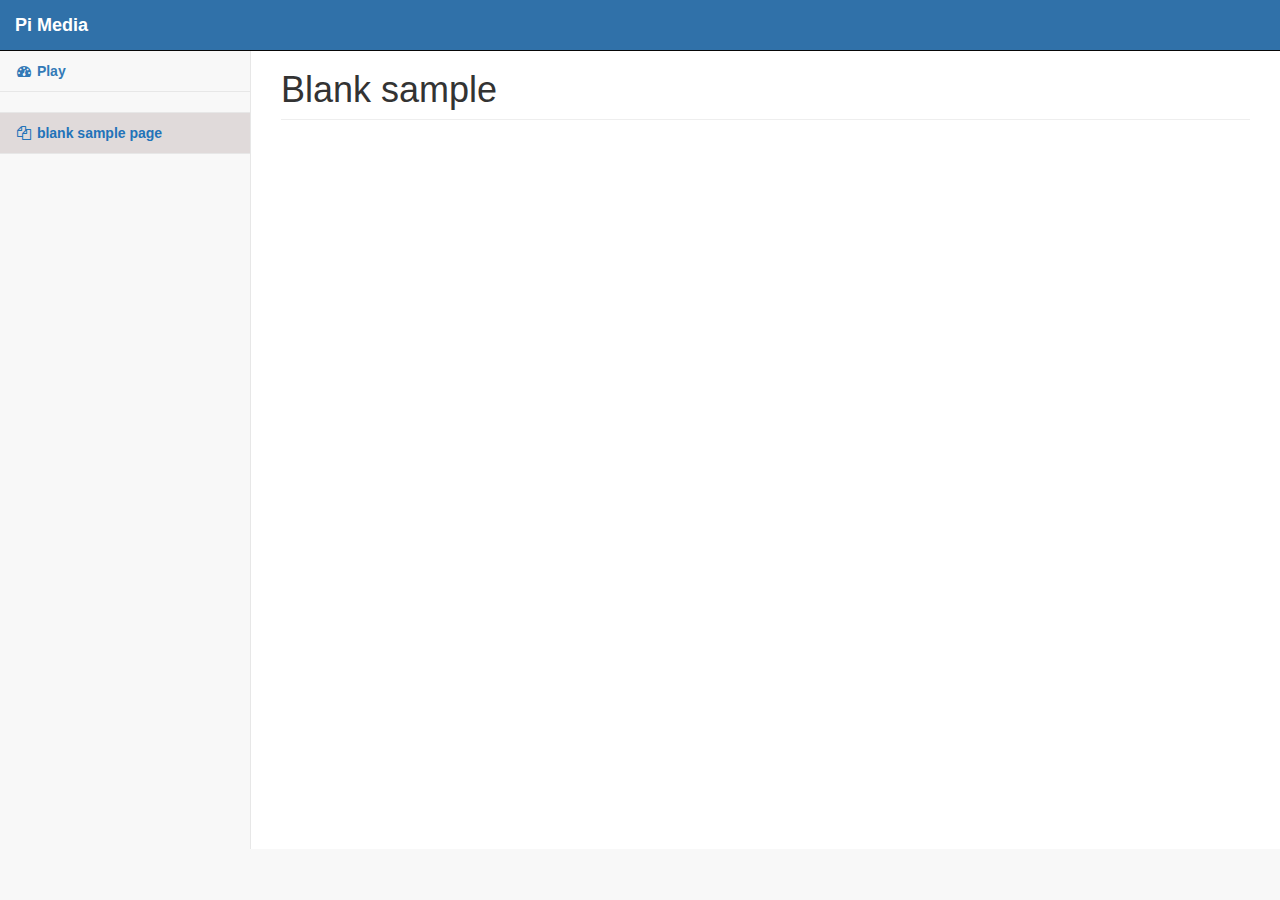
<file: blank.html>
<!DOCTYPE html>
<html lang="en">
    <head>
        <meta charset="utf-8">
        <meta http-equiv="X-UA-Compatible" content="IE=edge">
        <meta name="viewport" content="width=device-width, initial-scale=1">
        <meta name="description" content="">
        <meta name="author" content="">
        <title>Pi Media</title>        
        <link href="css/bootstrap.min.css" rel="stylesheet"><!-- Bootstrap Core CSS -->        
        <link href="css/metisMenu.min.css" rel="stylesheet"><!-- MetisMenu CSS -->        
        <link href="css/timeline.css" rel="stylesheet"><!-- Timeline CSS -->        
        <link href="css/startmin.css" rel="stylesheet"><!-- Custom CSS -->        
        <link href="css/morris.css" rel="stylesheet"><!-- Morris Charts CSS -->        
        <link href="css/font-awesome.min.css" rel="stylesheet" type="text/css"><!-- Custom Fonts -->
        <!-- HTML5 Shim and Respond.js IE8 support of HTML5 elements and media queries -->
        <!-- WARNING: Respond.js doesn't work if you view the page via file:// -->
        <!--[if lt IE 9]>
        <script src="https://cdnjs.cloudflare.com/ajax/libs/html5shiv/3.7.3/html5shiv.min.js"></script>
        <script src="https://cdnjs.cloudflare.com/ajax/libs/respond.js/1.4.2/respond.min.js"></script>
        <![endif]-->
    </head>
    <body>
        <div id="wrapper">
            <!-- Navigation -->
            <div include-navigation-html="navigation.html"></div>

            <!-- Page Content -->
            <div id="page-wrapper">
                <div class="container-fluid">
                    <div class="row">
                        <div class="col-lg-12">
                            <h1 class="page-header">Blank sample</h1>
                        </div><!-- /.col-lg-12 -->                        
                    </div><!-- /.row -->                    
                </div><!-- /.container-fluid -->                
            </div>
            <!--- /Page Content ---  /#page-wrapper --->

        </div><!-- /#wrapper -->
        <script src="js/jquery.min.js"></script><!-- jQuery -->
        <script src="js/bootstrap.min.js"></script><!-- Bootstrap Core JavaScript -->
        <script src="js/metisMenu.min.js"></script><!-- Metis Menu Plugin JavaScript -->
        <script src="js/startmin.js"></script><!-- Custom Theme JavaScript -->
    </body>
</html>
</file>
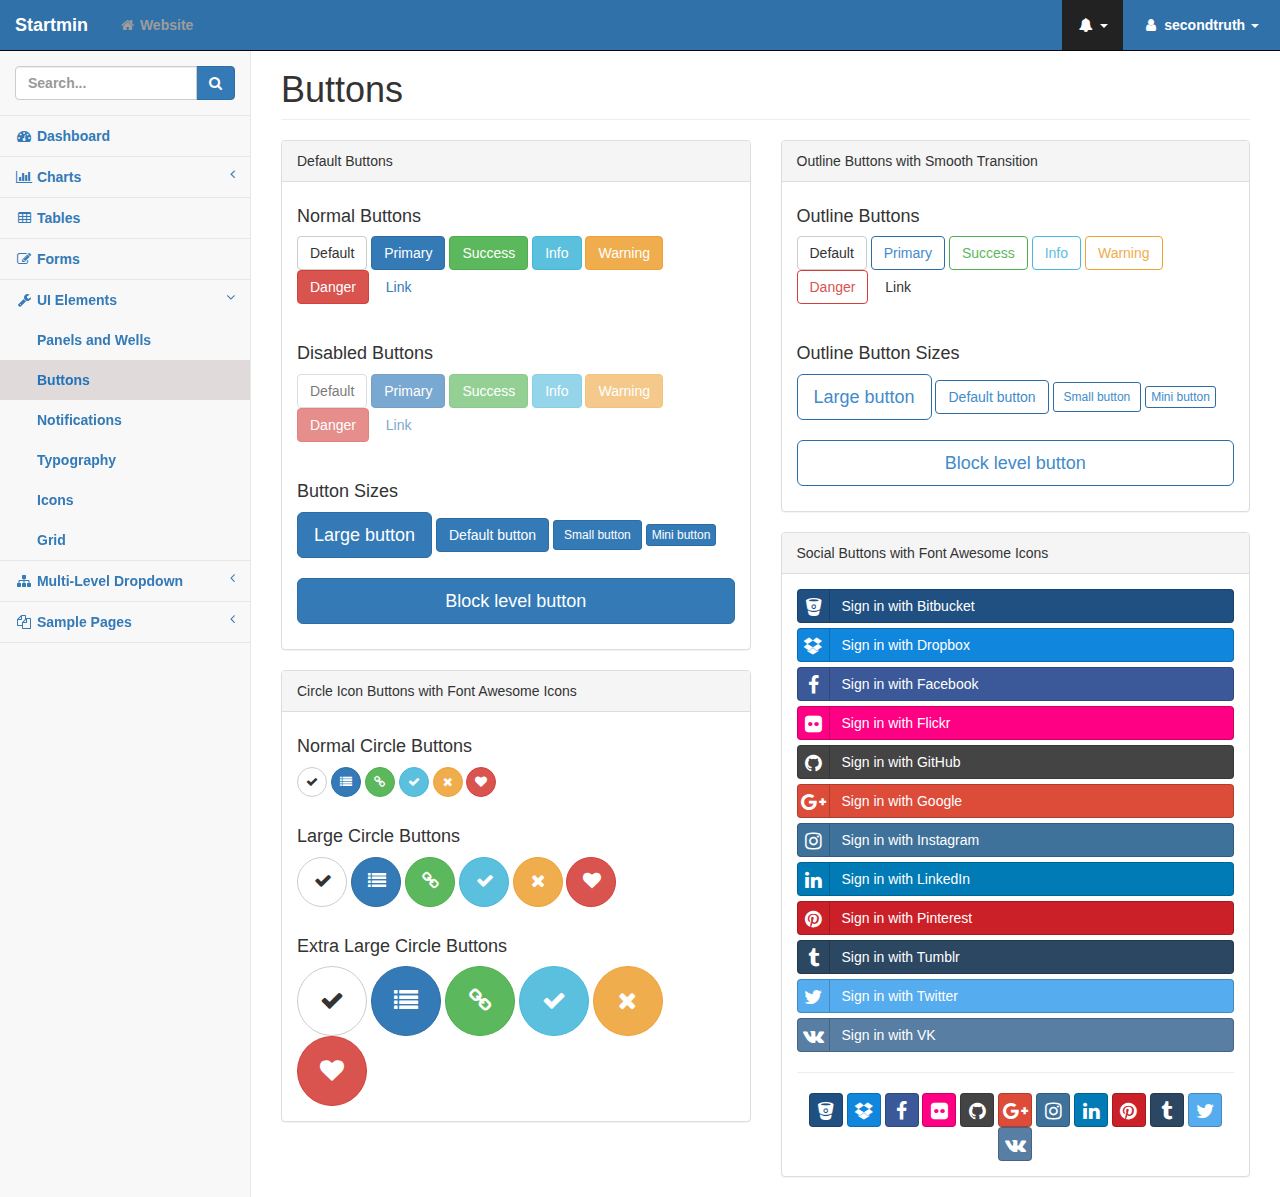
<file: demo/buttons.html>
<!DOCTYPE html>
<html lang="en">
    <head>
        <meta charset="utf-8">
        <meta http-equiv="X-UA-Compatible" content="IE=edge">
        <meta name="viewport" content="width=device-width, initial-scale=1">
        <meta name="description" content="">
        <meta name="author" content="">

        <title>Startmin - Bootstrap Admin Theme</title>

        <!-- Bootstrap Core CSS -->
        <link href="../css/bootstrap.min.css" rel="stylesheet">

        <!-- MetisMenu CSS -->
        <link href="../css/metisMenu.min.css" rel="stylesheet">

        <!-- Social Buttons CSS -->
        <link href="../css/bootstrap-social.css" rel="stylesheet">

        <!-- Custom CSS -->
        <link href="../css/startmin.css" rel="stylesheet">

        <!-- Custom Fonts -->
        <link href="../css/font-awesome.min.css" rel="stylesheet" type="text/css">

        <!-- HTML5 Shim and Respond.js IE8 support of HTML5 elements and media queries -->
        <!-- WARNING: Respond.js doesn't work if you view the page via file:// -->
        <!--[if lt IE 9]>
        <script src="https://cdnjs.cloudflare.com/ajax/libs/html5shiv/3.7.3/html5shiv.min.js"></script>
        <script src="https://cdnjs.cloudflare.com/ajax/libs/respond.js/1.4.2/respond.min.js"></script>
        <![endif]-->
    </head>
    <body>

        <div id="wrapper">

            <!-- Navigation -->
            <nav class="navbar navbar-inverse navbar-fixed-top" role="navigation">
                <div class="navbar-header">
                    <a class="navbar-brand" href="index.html">Startmin</a>
                </div>

                <button type="button" class="navbar-toggle" data-toggle="collapse" data-target=".navbar-collapse">
                    <span class="sr-only">Toggle navigation</span>
                    <span class="icon-bar"></span>
                    <span class="icon-bar"></span>
                    <span class="icon-bar"></span>
                </button>

                <ul class="nav navbar-nav navbar-left navbar-top-links">
                    <li><a href="#"><i class="fa fa-home fa-fw"></i> Website</a></li>
                </ul>

                <ul class="nav navbar-right navbar-top-links">
                    <li class="dropdown navbar-inverse">
                        <a class="dropdown-toggle" data-toggle="dropdown" href="#">
                            <i class="fa fa-bell fa-fw"></i> <b class="caret"></b>
                        </a>
                        <ul class="dropdown-menu dropdown-alerts">
                            <li>
                                <a href="#">
                                    <div>
                                        <i class="fa fa-comment fa-fw"></i> New Comment
                                        <span class="pull-right text-muted small">4 minutes ago</span>
                                    </div>
                                </a>
                            </li>
                            <li>
                                <a href="#">
                                    <div>
                                        <i class="fa fa-twitter fa-fw"></i> 3 New Followers
                                        <span class="pull-right text-muted small">12 minutes ago</span>
                                    </div>
                                </a>
                            </li>
                            <li>
                                <a href="#">
                                    <div>
                                        <i class="fa fa-envelope fa-fw"></i> Message Sent
                                        <span class="pull-right text-muted small">4 minutes ago</span>
                                    </div>
                                </a>
                            </li>
                            <li>
                                <a href="#">
                                    <div>
                                        <i class="fa fa-tasks fa-fw"></i> New Task
                                        <span class="pull-right text-muted small">4 minutes ago</span>
                                    </div>
                                </a>
                            </li>
                            <li>
                                <a href="#">
                                    <div>
                                        <i class="fa fa-upload fa-fw"></i> Server Rebooted
                                        <span class="pull-right text-muted small">4 minutes ago</span>
                                    </div>
                                </a>
                            </li>
                            <li class="divider"></li>
                            <li>
                                <a class="text-center" href="#">
                                    <strong>See All Alerts</strong>
                                    <i class="fa fa-angle-right"></i>
                                </a>
                            </li>
                        </ul>
                    </li>
                    <li class="dropdown">
                        <a class="dropdown-toggle" data-toggle="dropdown" href="#">
                            <i class="fa fa-user fa-fw"></i> secondtruth <b class="caret"></b>
                        </a>
                        <ul class="dropdown-menu dropdown-user">
                            <li><a href="#"><i class="fa fa-user fa-fw"></i> User Profile</a>
                            </li>
                            <li><a href="#"><i class="fa fa-gear fa-fw"></i> Settings</a>
                            </li>
                            <li class="divider"></li>
                            <li><a href="login.html"><i class="fa fa-sign-out fa-fw"></i> Logout</a>
                            </li>
                        </ul>
                    </li>
                </ul>
                <!-- /.navbar-top-links -->

                <div class="navbar-default sidebar" role="navigation">
                    <div class="sidebar-nav navbar-collapse">
                        <ul class="nav" id="side-menu">
                            <li class="sidebar-search">
                                <div class="input-group custom-search-form">
                                    <input type="text" class="form-control" placeholder="Search...">
                                    <span class="input-group-btn">
                                        <button class="btn btn-primary" type="button">
                                            <i class="fa fa-search"></i>
                                        </button>
                                </span>
                                </div>
                                <!-- /input-group -->
                            </li>
                            <li>
                                <a href="index.html"><i class="fa fa-dashboard fa-fw"></i> Dashboard</a>
                            </li>
                            <li>
                                <a href="#"><i class="fa fa-bar-chart-o fa-fw"></i> Charts<span class="fa arrow"></span></a>
                                <ul class="nav nav-second-level">
                                    <li>
                                        <a href="flot.html">Flot Charts</a>
                                    </li>
                                    <li>
                                        <a href="morris.html">Morris.js Charts</a>
                                    </li>
                                </ul>
                                <!-- /.nav-second-level -->
                            </li>
                            <li>
                                <a href="tables.html"><i class="fa fa-table fa-fw"></i> Tables</a>
                            </li>
                            <li>
                                <a href="forms.html"><i class="fa fa-edit fa-fw"></i> Forms</a>
                            </li>
                            <li>
                                <a href="#"><i class="fa fa-wrench fa-fw"></i> UI Elements<span class="fa arrow"></span></a>
                                <ul class="nav nav-second-level">
                                    <li>
                                        <a href="panels-wells.html">Panels and Wells</a>
                                    </li>
                                    <li>
                                        <a href="buttons.html">Buttons</a>
                                    </li>
                                    <li>
                                        <a href="notifications.html">Notifications</a>
                                    </li>
                                    <li>
                                        <a href="typography.html">Typography</a>
                                    </li>
                                    <li>
                                        <a href="icons.html"> Icons</a>
                                    </li>
                                    <li>
                                        <a href="grid.html">Grid</a>
                                    </li>
                                </ul>
                                <!-- /.nav-second-level -->
                            </li>
                            <li>
                                <a href="#"><i class="fa fa-sitemap fa-fw"></i> Multi-Level Dropdown<span class="fa arrow"></span></a>
                                <ul class="nav nav-second-level">
                                    <li>
                                        <a href="#">Second Level Item</a>
                                    </li>
                                    <li>
                                        <a href="#">Second Level Item</a>
                                    </li>
                                    <li>
                                        <a href="#">Third Level <span class="fa arrow"></span></a>
                                        <ul class="nav nav-third-level">
                                            <li>
                                                <a href="#">Third Level Item</a>
                                            </li>
                                            <li>
                                                <a href="#">Third Level Item</a>
                                            </li>
                                            <li>
                                                <a href="#">Third Level Item</a>
                                            </li>
                                            <li>
                                                <a href="#">Third Level Item</a>
                                            </li>
                                        </ul>
                                        <!-- /.nav-third-level -->
                                    </li>
                                </ul>
                                <!-- /.nav-second-level -->
                            </li>
                            <li>
                                <a href="#"><i class="fa fa-files-o fa-fw"></i> Sample Pages<span class="fa arrow"></span></a>
                                <ul class="nav nav-second-level">
                                    <li>
                                        <a href="blank.html">Blank Page</a>
                                    </li>
                                    <li>
                                        <a href="login.html">Login Page</a>
                                    </li>
                                </ul>
                                <!-- /.nav-second-level -->
                            </li>
                        </ul>
                    </div>
                    <!-- /.sidebar-collapse -->
                </div>
                <!-- /.navbar-static-side -->
            </nav>

            <!-- Page Content -->
            <div id="page-wrapper">
                <div class="container-fluid">
                    <div class="row">
                        <div class="col-lg-12">
                            <h1 class="page-header">Buttons</h1>
                        </div>
                        <!-- /.col-lg-12 -->
                    </div>
                    <!-- /.row -->
                    <div class="row">
                        <div class="col-lg-6">
                            <div class="panel panel-default">
                                <div class="panel-heading">
                                    Default Buttons
                                </div>
                                <!-- /.panel-heading -->
                                <div class="panel-body">
                                    <h4>Normal Buttons</h4>
                                    <p>
                                        <button type="button" class="btn btn-default">Default</button>
                                        <button type="button" class="btn btn-primary">Primary</button>
                                        <button type="button" class="btn btn-success">Success</button>
                                        <button type="button" class="btn btn-info">Info</button>
                                        <button type="button" class="btn btn-warning">Warning</button>
                                        <button type="button" class="btn btn-danger">Danger</button>
                                        <button type="button" class="btn btn-link">Link</button>
                                    </p>
                                    <br>
                                    <h4>Disabled Buttons</h4>
                                    <p>
                                        <button type="button" class="btn btn-default disabled">Default</button>
                                        <button type="button" class="btn btn-primary disabled">Primary</button>
                                        <button type="button" class="btn btn-success disabled">Success</button>
                                        <button type="button" class="btn btn-info disabled">Info</button>
                                        <button type="button" class="btn btn-warning disabled">Warning</button>
                                        <button type="button" class="btn btn-danger disabled">Danger</button>
                                        <button type="button" class="btn btn-link disabled">Link</button>
                                    </p>
                                    <br>
                                    <h4>Button Sizes</h4>
                                    <p>
                                        <button type="button" class="btn btn-primary btn-lg">Large button</button>
                                        <button type="button" class="btn btn-primary">Default button</button>
                                        <button type="button" class="btn btn-primary btn-sm">Small button</button>
                                        <button type="button" class="btn btn-primary btn-xs">Mini button</button>
                                        <br>
                                        <br>
                                        <button type="button" class="btn btn-primary btn-lg btn-block">Block level button</button>
                                    </p>
                                </div>
                                <!-- /.panel-body -->
                            </div>
                            <!-- /.panel -->
                            <div class="panel panel-default">
                                <div class="panel-heading">
                                    Circle Icon Buttons with Font Awesome Icons
                                </div>
                                <!-- /.panel-heading -->
                                <div class="panel-body">
                                    <h4>Normal Circle Buttons</h4>
                                    <button type="button" class="btn btn-default btn-circle"><i class="fa fa-check"></i></button>
                                    <button type="button" class="btn btn-primary btn-circle"><i class="fa fa-list"></i></button>
                                    <button type="button" class="btn btn-success btn-circle"><i class="fa fa-link"></i></button>
                                    <button type="button" class="btn btn-info btn-circle"><i class="fa fa-check"></i></button>
                                    <button type="button" class="btn btn-warning btn-circle"><i class="fa fa-times"></i></button>
                                    <button type="button" class="btn btn-danger btn-circle"><i class="fa fa-heart"></i></button>
                                    <br><br>
                                    <h4>Large Circle Buttons</h4>
                                    <button type="button" class="btn btn-default btn-circle btn-lg"><i class="fa fa-check"></i></button>
                                    <button type="button" class="btn btn-primary btn-circle btn-lg"><i class="fa fa-list"></i></button>
                                    <button type="button" class="btn btn-success btn-circle btn-lg"><i class="fa fa-link"></i></button>
                                    <button type="button" class="btn btn-info btn-circle btn-lg"><i class="fa fa-check"></i></button>
                                    <button type="button" class="btn btn-warning btn-circle btn-lg"><i class="fa fa-times"></i></button>
                                    <button type="button" class="btn btn-danger btn-circle btn-lg"><i class="fa fa-heart"></i></button>
                                    <br><br>
                                    <h4>Extra Large Circle Buttons</h4>
                                    <button type="button" class="btn btn-default btn-circle btn-xl"><i class="fa fa-check"></i></button>
                                    <button type="button" class="btn btn-primary btn-circle btn-xl"><i class="fa fa-list"></i></button>
                                    <button type="button" class="btn btn-success btn-circle btn-xl"><i class="fa fa-link"></i></button>
                                    <button type="button" class="btn btn-info btn-circle btn-xl"><i class="fa fa-check"></i></button>
                                    <button type="button" class="btn btn-warning btn-circle btn-xl"><i class="fa fa-times"></i></button>
                                    <button type="button" class="btn btn-danger btn-circle btn-xl"><i class="fa fa-heart"></i></button>
                                </div>
                                <!-- /.panel-body -->
                            </div>
                            <!-- /.panel -->
                        </div>
                        <!-- /.col-lg-6 -->
                        <div class="col-lg-6">
                            <div class="panel panel-default">
                                <div class="panel-heading">
                                    Outline Buttons with Smooth Transition
                                </div>
                                <!-- /.panel-heading -->
                                <div class="panel-body">
                                    <h4>Outline Buttons</h4>
                                    <p>
                                        <button type="button" class="btn btn-outline btn-default">Default</button>
                                        <button type="button" class="btn btn-outline btn-primary">Primary</button>
                                        <button type="button" class="btn btn-outline btn-success">Success</button>
                                        <button type="button" class="btn btn-outline btn-info">Info</button>
                                        <button type="button" class="btn btn-outline btn-warning">Warning</button>
                                        <button type="button" class="btn btn-outline btn-danger">Danger</button>
                                        <button type="button" class="btn btn-outline btn-link">Link</button>
                                    </p>
                                    <br>
                                    <h4>Outline Button Sizes</h4>
                                    <p>
                                        <button type="button" class="btn btn-outline btn-primary btn-lg">Large button</button>
                                        <button type="button" class="btn btn-outline btn-primary">Default button</button>
                                        <button type="button" class="btn btn-outline btn-primary btn-sm">Small button</button>
                                        <button type="button" class="btn btn-outline btn-primary btn-xs">Mini button</button>
                                        <br>
                                        <br>
                                        <button type="button" class="btn btn-outline btn-primary btn-lg btn-block">Block level button</button>
                                    </p>
                                </div>
                                <!-- /.panel-body -->
                            </div>
                            <!-- /.panel -->
                            <div class="panel panel-default">
                                <div class="panel-heading">
                                    Social Buttons with Font Awesome Icons
                                </div>
                                <!-- /.panel-heading -->
                                <div class="panel-body">
                                    <a class="btn btn-block btn-social btn-bitbucket">
                                        <i class="fa fa-bitbucket"></i> Sign in with Bitbucket
                                    </a>
                                    <a class="btn btn-block btn-social btn-dropbox">
                                        <i class="fa fa-dropbox"></i> Sign in with Dropbox
                                    </a>
                                    <a class="btn btn-block btn-social btn-facebook">
                                        <i class="fa fa-facebook"></i> Sign in with Facebook
                                    </a>
                                    <a class="btn btn-block btn-social btn-flickr">
                                        <i class="fa fa-flickr"></i> Sign in with Flickr
                                    </a>
                                    <a class="btn btn-block btn-social btn-github">
                                        <i class="fa fa-github"></i> Sign in with GitHub
                                    </a>
                                    <a class="btn btn-block btn-social btn-google-plus">
                                        <i class="fa fa-google-plus"></i> Sign in with Google
                                    </a>
                                    <a class="btn btn-block btn-social btn-instagram">
                                        <i class="fa fa-instagram"></i> Sign in with Instagram
                                    </a>
                                    <a class="btn btn-block btn-social btn-linkedin">
                                        <i class="fa fa-linkedin"></i> Sign in with LinkedIn
                                    </a>
                                    <a class="btn btn-block btn-social btn-pinterest">
                                        <i class="fa fa-pinterest"></i> Sign in with Pinterest
                                    </a>
                                    <a class="btn btn-block btn-social btn-tumblr">
                                        <i class="fa fa-tumblr"></i> Sign in with Tumblr
                                    </a>
                                    <a class="btn btn-block btn-social btn-twitter">
                                        <i class="fa fa-twitter"></i> Sign in with Twitter
                                    </a>
                                    <a class="btn btn-block btn-social btn-vk">
                                        <i class="fa fa-vk"></i> Sign in with VK
                                    </a>

                                    <hr>

                                    <div class="text-center">
                                        <a class="btn btn-social-icon btn-bitbucket"><i class="fa fa-bitbucket"></i></a>
                                        <a class="btn btn-social-icon btn-dropbox"><i class="fa fa-dropbox"></i></a>
                                        <a class="btn btn-social-icon btn-facebook"><i class="fa fa-facebook"></i></a>
                                        <a class="btn btn-social-icon btn-flickr"><i class="fa fa-flickr"></i></a>
                                        <a class="btn btn-social-icon btn-github"><i class="fa fa-github"></i></a>
                                        <a class="btn btn-social-icon btn-google-plus"><i class="fa fa-google-plus"></i></a>
                                        <a class="btn btn-social-icon btn-instagram"><i class="fa fa-instagram"></i></a>
                                        <a class="btn btn-social-icon btn-linkedin"><i class="fa fa-linkedin"></i></a>
                                        <a class="btn btn-social-icon btn-pinterest"><i class="fa fa-pinterest"></i></a>
                                        <a class="btn btn-social-icon btn-tumblr"><i class="fa fa-tumblr"></i></a>
                                        <a class="btn btn-social-icon btn-twitter"><i class="fa fa-twitter"></i></a>
                                        <a class="btn btn-social-icon btn-vk"><i class="fa fa-vk"></i></a>
                                    </div>
                                </div>
                                <!-- /.panel-body -->
                            </div>
                            <!-- /.panel -->
                        </div>
                        <!-- /.col-lg-6 -->
                    </div>
                    <!-- /.row -->
                </div>
                <!-- /.container-fluid -->
            </div>
            <!-- /#page-wrapper -->

        </div>
        <!-- /#wrapper -->

        <!-- jQuery -->
        <script src="../js/jquery.min.js"></script>

        <!-- Bootstrap Core JavaScript -->
        <script src="../js/bootstrap.min.js"></script>

        <!-- Metis Menu Plugin JavaScript -->
        <script src="../js/metisMenu.min.js"></script>

        <!-- Custom Theme JavaScript -->
        <script src="../js/startmin.js"></script>

    </body>
</html>
</file>
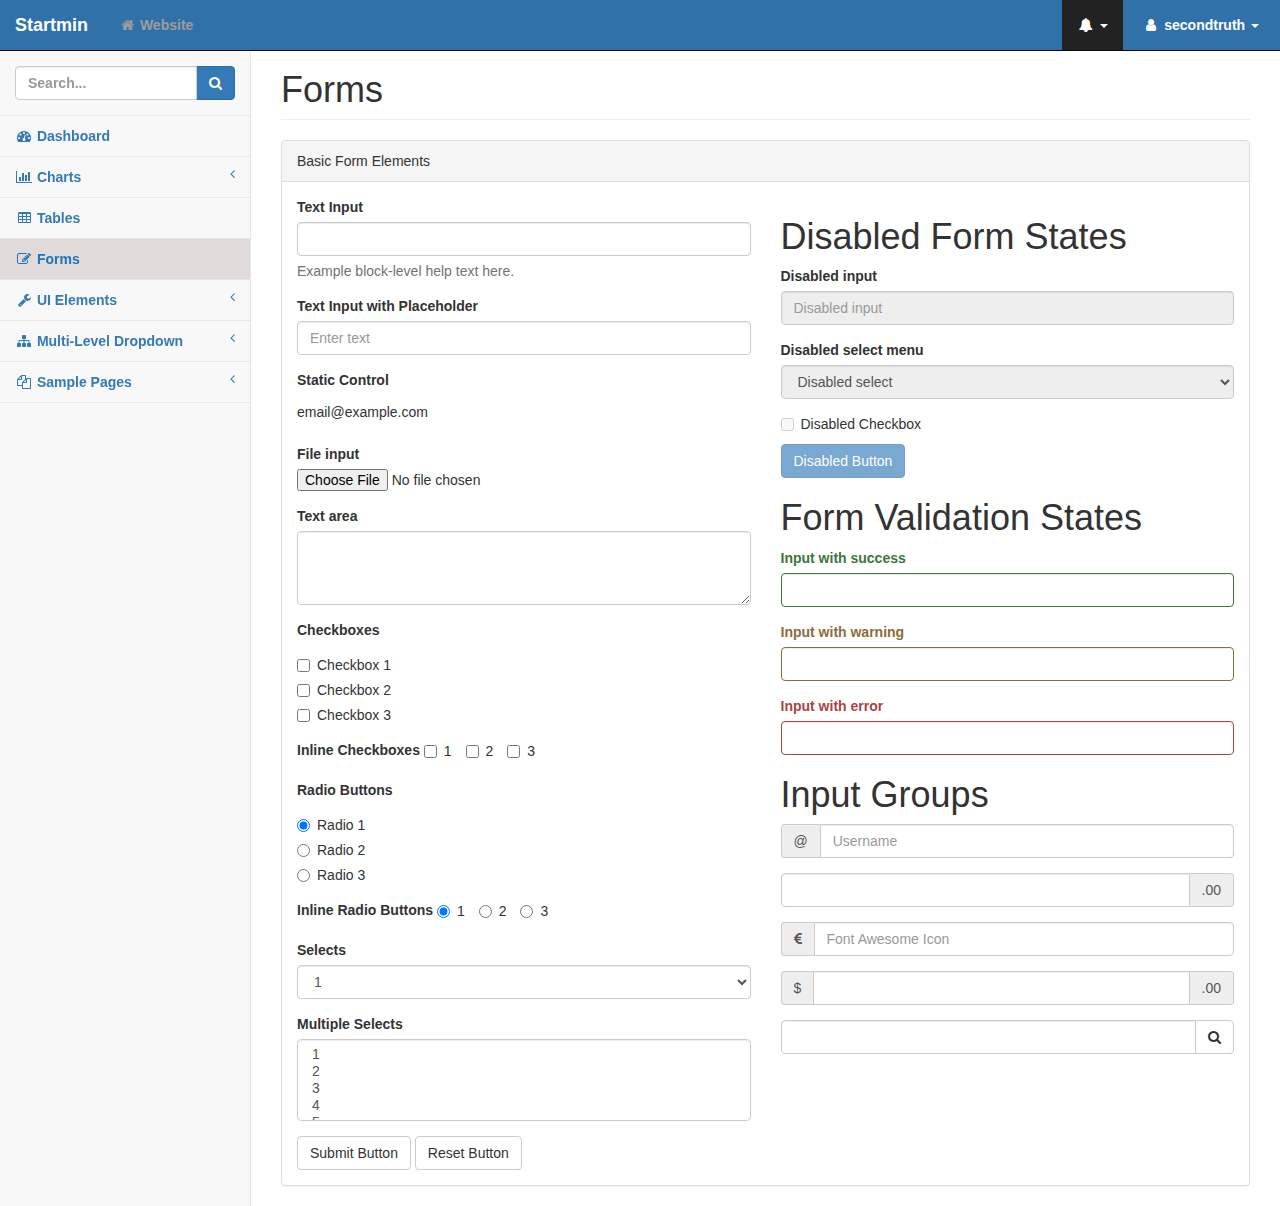
<file: demo/forms.html>
<!DOCTYPE html>
<html lang="en">
    <head>
        <meta charset="utf-8">
        <meta http-equiv="X-UA-Compatible" content="IE=edge">
        <meta name="viewport" content="width=device-width, initial-scale=1">
        <meta name="description" content="">
        <meta name="author" content="">

        <title>Startmin - Bootstrap Admin Theme</title>

        <!-- Bootstrap Core CSS -->
        <link href="../css/bootstrap.min.css" rel="stylesheet">

        <!-- MetisMenu CSS -->
        <link href="../css/metisMenu.min.css" rel="stylesheet">

        <!-- Custom CSS -->
        <link href="../css/startmin.css" rel="stylesheet">

        <!-- Custom Fonts -->
        <link href="../css/font-awesome.min.css" rel="stylesheet" type="text/css">

        <!-- HTML5 Shim and Respond.js IE8 support of HTML5 elements and media queries -->
        <!-- WARNING: Respond.js doesn't work if you view the page via file:// -->
        <!--[if lt IE 9]>
        <script src="https://cdnjs.cloudflare.com/ajax/libs/html5shiv/3.7.3/html5shiv.min.js"></script>
        <script src="https://cdnjs.cloudflare.com/ajax/libs/respond.js/1.4.2/respond.min.js"></script>
        <![endif]-->
    </head>
    <body>

        <div id="wrapper">

            <!-- Navigation -->
            <nav class="navbar navbar-inverse navbar-fixed-top" role="navigation">
                <div class="navbar-header">
                    <a class="navbar-brand" href="index.html">Startmin</a>
                </div>

                <button type="button" class="navbar-toggle" data-toggle="collapse" data-target=".navbar-collapse">
                    <span class="sr-only">Toggle navigation</span>
                    <span class="icon-bar"></span>
                    <span class="icon-bar"></span>
                    <span class="icon-bar"></span>
                </button>

                <ul class="nav navbar-nav navbar-left navbar-top-links">
                    <li><a href="#"><i class="fa fa-home fa-fw"></i> Website</a></li>
                </ul>

                <ul class="nav navbar-right navbar-top-links">
                    <li class="dropdown navbar-inverse">
                        <a class="dropdown-toggle" data-toggle="dropdown" href="#">
                            <i class="fa fa-bell fa-fw"></i> <b class="caret"></b>
                        </a>
                        <ul class="dropdown-menu dropdown-alerts">
                            <li>
                                <a href="#">
                                    <div>
                                        <i class="fa fa-comment fa-fw"></i> New Comment
                                        <span class="pull-right text-muted small">4 minutes ago</span>
                                    </div>
                                </a>
                            </li>
                            <li>
                                <a href="#">
                                    <div>
                                        <i class="fa fa-twitter fa-fw"></i> 3 New Followers
                                        <span class="pull-right text-muted small">12 minutes ago</span>
                                    </div>
                                </a>
                            </li>
                            <li>
                                <a href="#">
                                    <div>
                                        <i class="fa fa-envelope fa-fw"></i> Message Sent
                                        <span class="pull-right text-muted small">4 minutes ago</span>
                                    </div>
                                </a>
                            </li>
                            <li>
                                <a href="#">
                                    <div>
                                        <i class="fa fa-tasks fa-fw"></i> New Task
                                        <span class="pull-right text-muted small">4 minutes ago</span>
                                    </div>
                                </a>
                            </li>
                            <li>
                                <a href="#">
                                    <div>
                                        <i class="fa fa-upload fa-fw"></i> Server Rebooted
                                        <span class="pull-right text-muted small">4 minutes ago</span>
                                    </div>
                                </a>
                            </li>
                            <li class="divider"></li>
                            <li>
                                <a class="text-center" href="#">
                                    <strong>See All Alerts</strong>
                                    <i class="fa fa-angle-right"></i>
                                </a>
                            </li>
                        </ul>
                    </li>
                    <li class="dropdown">
                        <a class="dropdown-toggle" data-toggle="dropdown" href="#">
                            <i class="fa fa-user fa-fw"></i> secondtruth <b class="caret"></b>
                        </a>
                        <ul class="dropdown-menu dropdown-user">
                            <li><a href="#"><i class="fa fa-user fa-fw"></i> User Profile</a>
                            </li>
                            <li><a href="#"><i class="fa fa-gear fa-fw"></i> Settings</a>
                            </li>
                            <li class="divider"></li>
                            <li><a href="login.html"><i class="fa fa-sign-out fa-fw"></i> Logout</a>
                            </li>
                        </ul>
                    </li>
                </ul>
                <!-- /.navbar-top-links -->

                <div class="navbar-default sidebar" role="navigation">
                    <div class="sidebar-nav navbar-collapse">
                        <ul class="nav" id="side-menu">
                            <li class="sidebar-search">
                                <div class="input-group custom-search-form">
                                    <input type="text" class="form-control" placeholder="Search...">
                                    <span class="input-group-btn">
                                        <button class="btn btn-primary" type="button">
                                            <i class="fa fa-search"></i>
                                        </button>
                                </span>
                                </div>
                                <!-- /input-group -->
                            </li>
                            <li>
                                <a href="index.html"><i class="fa fa-dashboard fa-fw"></i> Dashboard</a>
                            </li>
                            <li>
                                <a href="#"><i class="fa fa-bar-chart-o fa-fw"></i> Charts<span class="fa arrow"></span></a>
                                <ul class="nav nav-second-level">
                                    <li>
                                        <a href="flot.html">Flot Charts</a>
                                    </li>
                                    <li>
                                        <a href="morris.html">Morris.js Charts</a>
                                    </li>
                                </ul>
                                <!-- /.nav-second-level -->
                            </li>
                            <li>
                                <a href="tables.html"><i class="fa fa-table fa-fw"></i> Tables</a>
                            </li>
                            <li>
                                <a href="forms.html"><i class="fa fa-edit fa-fw"></i> Forms</a>
                            </li>
                            <li>
                                <a href="#"><i class="fa fa-wrench fa-fw"></i> UI Elements<span class="fa arrow"></span></a>
                                <ul class="nav nav-second-level">
                                    <li>
                                        <a href="panels-wells.html">Panels and Wells</a>
                                    </li>
                                    <li>
                                        <a href="buttons.html">Buttons</a>
                                    </li>
                                    <li>
                                        <a href="notifications.html">Notifications</a>
                                    </li>
                                    <li>
                                        <a href="typography.html">Typography</a>
                                    </li>
                                    <li>
                                        <a href="icons.html"> Icons</a>
                                    </li>
                                    <li>
                                        <a href="grid.html">Grid</a>
                                    </li>
                                </ul>
                                <!-- /.nav-second-level -->
                            </li>
                            <li>
                                <a href="#"><i class="fa fa-sitemap fa-fw"></i> Multi-Level Dropdown<span class="fa arrow"></span></a>
                                <ul class="nav nav-second-level">
                                    <li>
                                        <a href="#">Second Level Item</a>
                                    </li>
                                    <li>
                                        <a href="#">Second Level Item</a>
                                    </li>
                                    <li>
                                        <a href="#">Third Level <span class="fa arrow"></span></a>
                                        <ul class="nav nav-third-level">
                                            <li>
                                                <a href="#">Third Level Item</a>
                                            </li>
                                            <li>
                                                <a href="#">Third Level Item</a>
                                            </li>
                                            <li>
                                                <a href="#">Third Level Item</a>
                                            </li>
                                            <li>
                                                <a href="#">Third Level Item</a>
                                            </li>
                                        </ul>
                                        <!-- /.nav-third-level -->
                                    </li>
                                </ul>
                                <!-- /.nav-second-level -->
                            </li>
                            <li>
                                <a href="#"><i class="fa fa-files-o fa-fw"></i> Sample Pages<span class="fa arrow"></span></a>
                                <ul class="nav nav-second-level">
                                    <li>
                                        <a href="blank.html">Blank Page</a>
                                    </li>
                                    <li>
                                        <a href="login.html">Login Page</a>
                                    </li>
                                </ul>
                                <!-- /.nav-second-level -->
                            </li>
                        </ul>
                    </div>
                    <!-- /.sidebar-collapse -->
                </div>
                <!-- /.navbar-static-side -->
            </nav>

            <div id="page-wrapper">
                <div class="container-fluid">
                    <div class="row">
                        <div class="col-lg-12">
                            <h1 class="page-header">Forms</h1>
                        </div>
                        <!-- /.col-lg-12 -->
                    </div>
                    <!-- /.row -->
                    <div class="row">
                        <div class="col-lg-12">
                            <div class="panel panel-default">
                                <div class="panel-heading">
                                    Basic Form Elements
                                </div>
                                <div class="panel-body">
                                    <div class="row">
                                        <div class="col-lg-6">
                                            <form role="form">
                                                <div class="form-group">
                                                    <label>Text Input</label>
                                                    <input class="form-control">
                                                    <p class="help-block">Example block-level help text here.</p>
                                                </div>
                                                <div class="form-group">
                                                    <label>Text Input with Placeholder</label>
                                                    <input class="form-control" placeholder="Enter text">
                                                </div>
                                                <div class="form-group">
                                                    <label>Static Control</label>
                                                    <p class="form-control-static">email@example.com</p>
                                                </div>
                                                <div class="form-group">
                                                    <label>File input</label>
                                                    <input type="file">
                                                </div>
                                                <div class="form-group">
                                                    <label>Text area</label>
                                                    <textarea class="form-control" rows="3"></textarea>
                                                </div>
                                                <div class="form-group">
                                                    <label>Checkboxes</label>
                                                    <div class="checkbox">
                                                        <label>
                                                            <input type="checkbox" value="">Checkbox 1
                                                        </label>
                                                    </div>
                                                    <div class="checkbox">
                                                        <label>
                                                            <input type="checkbox" value="">Checkbox 2
                                                        </label>
                                                    </div>
                                                    <div class="checkbox">
                                                        <label>
                                                            <input type="checkbox" value="">Checkbox 3
                                                        </label>
                                                    </div>
                                                </div>
                                                <div class="form-group">
                                                    <label>Inline Checkboxes</label>
                                                    <label class="checkbox-inline">
                                                        <input type="checkbox">1
                                                    </label>
                                                    <label class="checkbox-inline">
                                                        <input type="checkbox">2
                                                    </label>
                                                    <label class="checkbox-inline">
                                                        <input type="checkbox">3
                                                    </label>
                                                </div>
                                                <div class="form-group">
                                                    <label>Radio Buttons</label>
                                                    <div class="radio">
                                                        <label>
                                                            <input type="radio" name="optionsRadios" id="optionsRadios1" value="option1" checked>Radio 1
                                                        </label>
                                                    </div>
                                                    <div class="radio">
                                                        <label>
                                                            <input type="radio" name="optionsRadios" id="optionsRadios2" value="option2">Radio 2
                                                        </label>
                                                    </div>
                                                    <div class="radio">
                                                        <label>
                                                            <input type="radio" name="optionsRadios" id="optionsRadios3" value="option3">Radio 3
                                                        </label>
                                                    </div>
                                                </div>
                                                <div class="form-group">
                                                    <label>Inline Radio Buttons</label>
                                                    <label class="radio-inline">
                                                        <input type="radio" name="optionsRadiosInline" id="optionsRadiosInline1" value="option1" checked>1
                                                    </label>
                                                    <label class="radio-inline">
                                                        <input type="radio" name="optionsRadiosInline" id="optionsRadiosInline2" value="option2">2
                                                    </label>
                                                    <label class="radio-inline">
                                                        <input type="radio" name="optionsRadiosInline" id="optionsRadiosInline3" value="option3">3
                                                    </label>
                                                </div>
                                                <div class="form-group">
                                                    <label>Selects</label>
                                                    <select class="form-control">
                                                        <option>1</option>
                                                        <option>2</option>
                                                        <option>3</option>
                                                        <option>4</option>
                                                        <option>5</option>
                                                    </select>
                                                </div>
                                                <div class="form-group">
                                                    <label>Multiple Selects</label>
                                                    <select multiple class="form-control">
                                                        <option>1</option>
                                                        <option>2</option>
                                                        <option>3</option>
                                                        <option>4</option>
                                                        <option>5</option>
                                                    </select>
                                                </div>
                                                <button type="submit" class="btn btn-default">Submit Button</button>
                                                <button type="reset" class="btn btn-default">Reset Button</button>
                                            </form>
                                        </div>
                                        <!-- /.col-lg-6 (nested) -->
                                        <div class="col-lg-6">
                                            <h1>Disabled Form States</h1>
                                            <form role="form">
                                                <fieldset disabled>
                                                    <div class="form-group">
                                                        <label for="disabledSelect">Disabled input</label>
                                                        <input class="form-control" id="disabledInput" type="text" placeholder="Disabled input" disabled>
                                                    </div>
                                                    <div class="form-group">
                                                        <label for="disabledSelect">Disabled select menu</label>
                                                        <select id="disabledSelect" class="form-control">
                                                            <option>Disabled select</option>
                                                        </select>
                                                    </div>
                                                    <div class="checkbox">
                                                        <label>
                                                            <input type="checkbox">Disabled Checkbox
                                                        </label>
                                                    </div>
                                                    <button type="submit" class="btn btn-primary">Disabled Button</button>
                                                </fieldset>
                                            </form>
                                            <h1>Form Validation States</h1>
                                            <form role="form">
                                                <div class="form-group has-success">
                                                    <label class="control-label" for="inputSuccess">Input with success</label>
                                                    <input type="text" class="form-control" id="inputSuccess">
                                                </div>
                                                <div class="form-group has-warning">
                                                    <label class="control-label" for="inputWarning">Input with warning</label>
                                                    <input type="text" class="form-control" id="inputWarning">
                                                </div>
                                                <div class="form-group has-error">
                                                    <label class="control-label" for="inputError">Input with error</label>
                                                    <input type="text" class="form-control" id="inputError">
                                                </div>
                                            </form>
                                            <h1>Input Groups</h1>
                                            <form role="form">
                                                <div class="form-group input-group">
                                                    <span class="input-group-addon">@</span>
                                                    <input type="text" class="form-control" placeholder="Username">
                                                </div>
                                                <div class="form-group input-group">
                                                    <input type="text" class="form-control">
                                                    <span class="input-group-addon">.00</span>
                                                </div>
                                                <div class="form-group input-group">
                                                    <span class="input-group-addon"><i class="fa fa-eur"></i>
                                                    </span>
                                                    <input type="text" class="form-control" placeholder="Font Awesome Icon">
                                                </div>
                                                <div class="form-group input-group">
                                                    <span class="input-group-addon">$</span>
                                                    <input type="text" class="form-control">
                                                    <span class="input-group-addon">.00</span>
                                                </div>
                                                <div class="form-group input-group">
                                                    <input type="text" class="form-control">
                                                    <span class="input-group-btn">
                                                        <button class="btn btn-default" type="button"><i class="fa fa-search"></i>
                                                        </button>
                                                    </span>
                                                </div>
                                            </form>
                                        </div>
                                        <!-- /.col-lg-6 (nested) -->
                                    </div>
                                    <!-- /.row (nested) -->
                                </div>
                                <!-- /.panel-body -->
                            </div>
                            <!-- /.panel -->
                        </div>
                        <!-- /.col-lg-12 -->
                    </div>
                    <!-- /.row -->
                </div>
                <!-- /.container-fluid -->
            </div>
            <!-- /#page-wrapper -->

        </div>
        <!-- /#wrapper -->

        <!-- jQuery -->
        <script src="../js/jquery.min.js"></script>

        <!-- Bootstrap Core JavaScript -->
        <script src="../js/bootstrap.min.js"></script>

        <!-- Metis Menu Plugin JavaScript -->
        <script src="../js/metisMenu.min.js"></script>

        <!-- Custom Theme JavaScript -->
        <script src="../js/startmin.js"></script>

    </body>
</html>
</file>
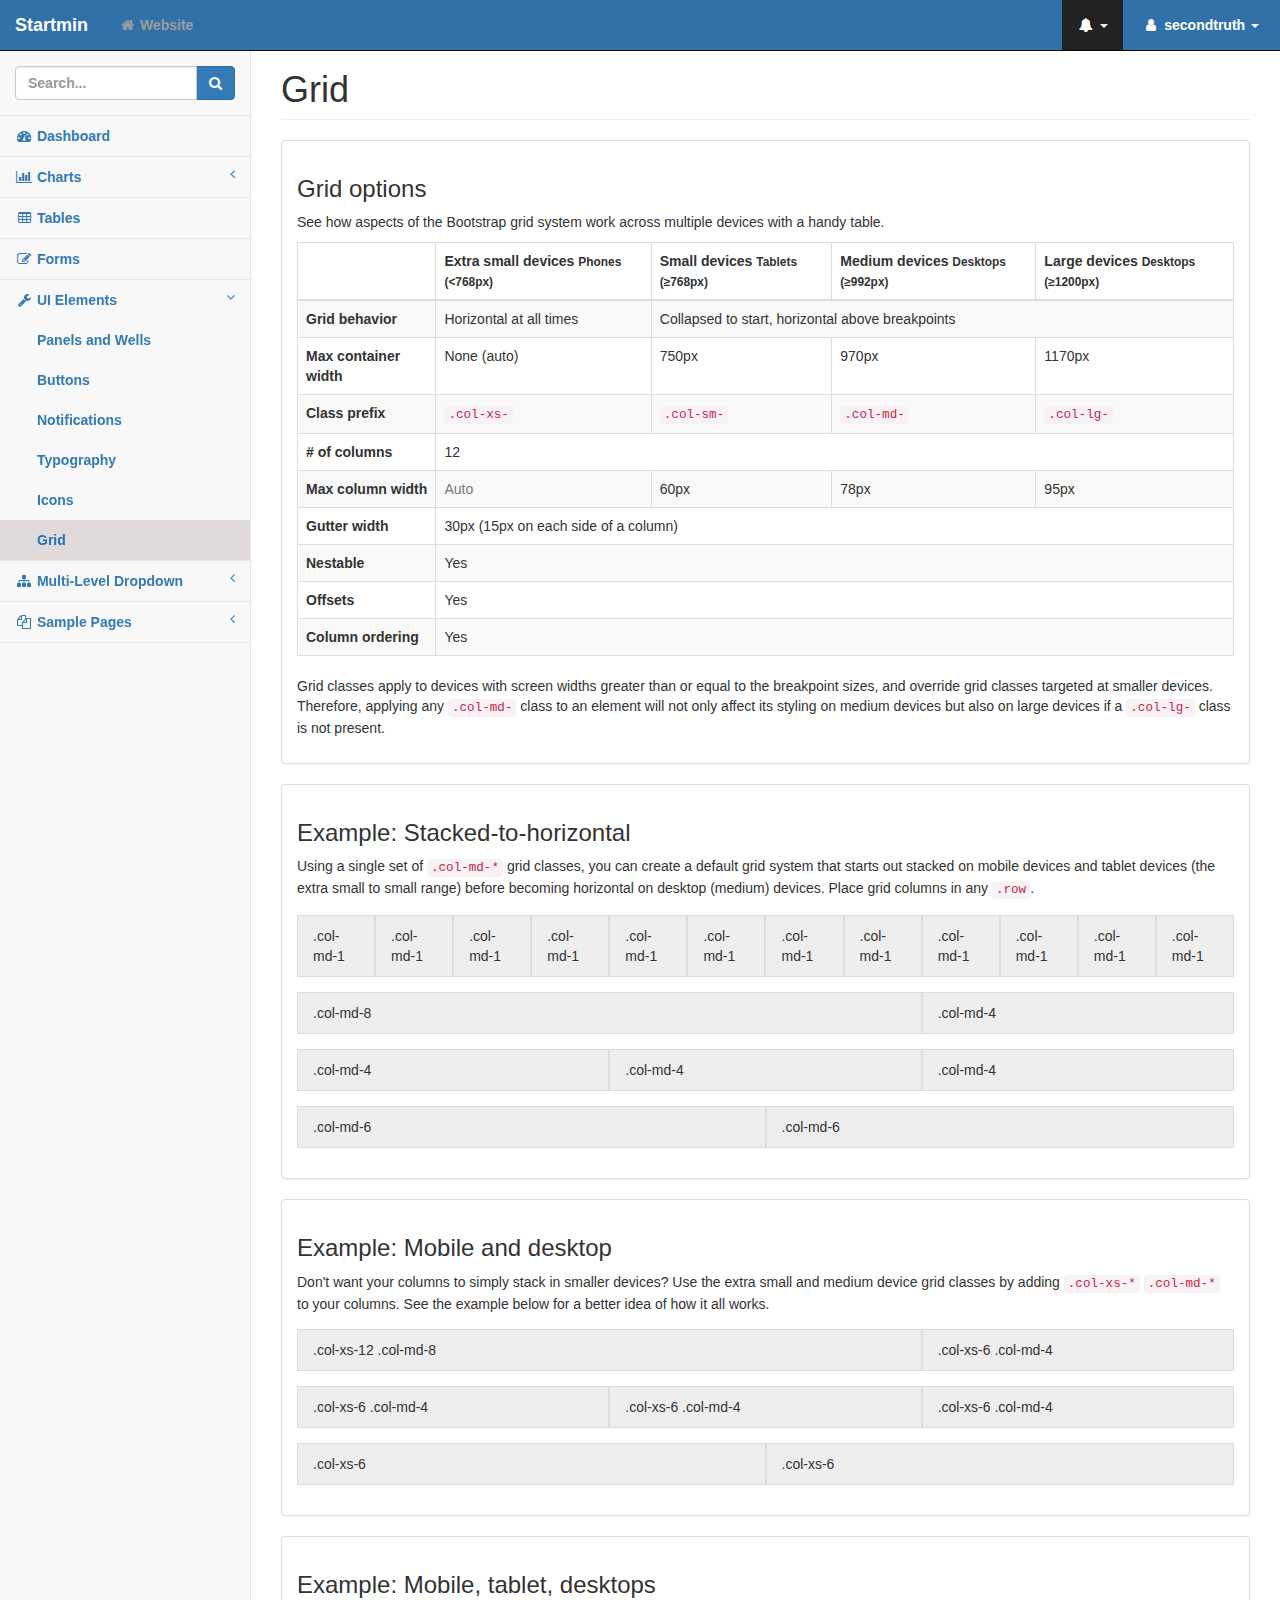
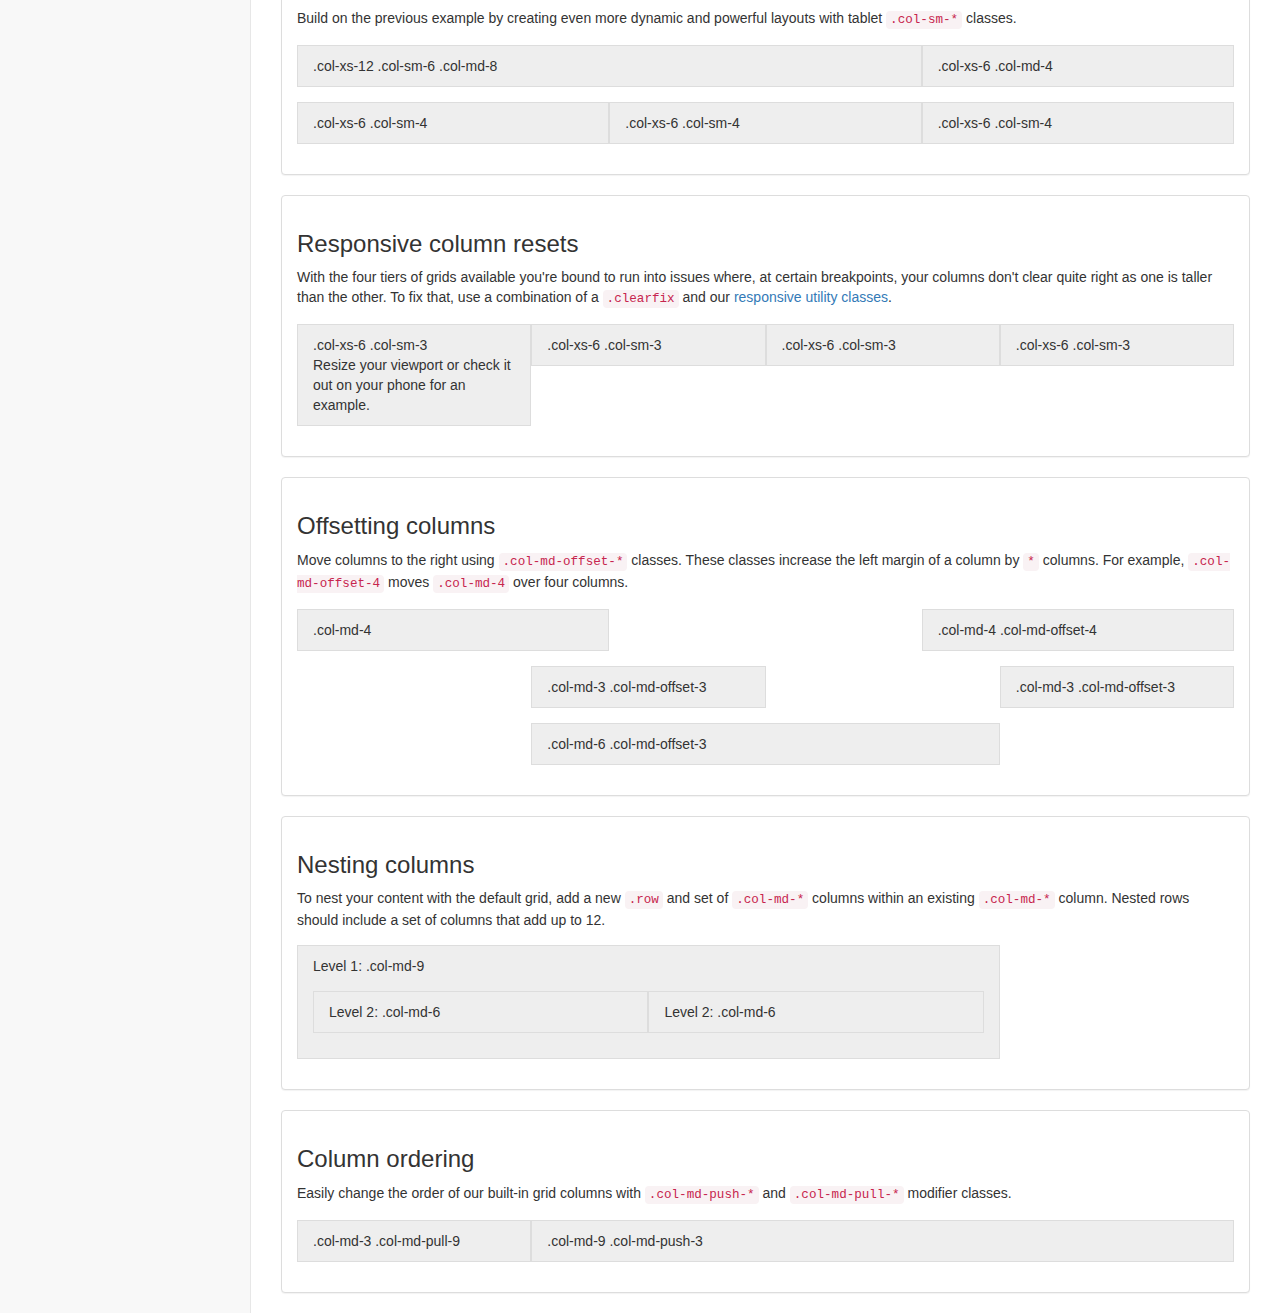
<file: demo/grid.html>
<!DOCTYPE html>
<html lang="en">
    <head>
        <meta charset="utf-8">
        <meta http-equiv="X-UA-Compatible" content="IE=edge">
        <meta name="viewport" content="width=device-width, initial-scale=1">
        <meta name="description" content="">
        <meta name="author" content="">

        <title>Startmin - Bootstrap Admin Theme</title>

        <!-- Bootstrap Core CSS -->
        <link href="../css/bootstrap.min.css" rel="stylesheet">

        <!-- MetisMenu CSS -->
        <link href="../css/metisMenu.min.css" rel="stylesheet">

        <!-- Custom CSS -->
        <link href="../css/startmin.css" rel="stylesheet">

        <!-- Custom Fonts -->
        <link href="../css/font-awesome.min.css" rel="stylesheet" type="text/css">

        <!-- HTML5 Shim and Respond.js IE8 support of HTML5 elements and media queries -->
        <!-- WARNING: Respond.js doesn't work if you view the page via file:// -->
        <!--[if lt IE 9]>
        <script src="https://cdnjs.cloudflare.com/ajax/libs/html5shiv/3.7.3/html5shiv.min.js"></script>
        <script src="https://cdnjs.cloudflare.com/ajax/libs/respond.js/1.4.2/respond.min.js"></script>
        <![endif]-->
    </head>
    <body>

        <div id="wrapper">

            <!-- Navigation -->
            <nav class="navbar navbar-inverse navbar-fixed-top" role="navigation">
                <div class="navbar-header">
                    <a class="navbar-brand" href="index.html">Startmin</a>
                </div>

                <button type="button" class="navbar-toggle" data-toggle="collapse" data-target=".navbar-collapse">
                    <span class="sr-only">Toggle navigation</span>
                    <span class="icon-bar"></span>
                    <span class="icon-bar"></span>
                    <span class="icon-bar"></span>
                </button>

                <ul class="nav navbar-nav navbar-left navbar-top-links">
                    <li><a href="#"><i class="fa fa-home fa-fw"></i> Website</a></li>
                </ul>

                <ul class="nav navbar-right navbar-top-links">
                    <li class="dropdown navbar-inverse">
                        <a class="dropdown-toggle" data-toggle="dropdown" href="#">
                            <i class="fa fa-bell fa-fw"></i> <b class="caret"></b>
                        </a>
                        <ul class="dropdown-menu dropdown-alerts">
                            <li>
                                <a href="#">
                                    <div>
                                        <i class="fa fa-comment fa-fw"></i> New Comment
                                        <span class="pull-right text-muted small">4 minutes ago</span>
                                    </div>
                                </a>
                            </li>
                            <li>
                                <a href="#">
                                    <div>
                                        <i class="fa fa-twitter fa-fw"></i> 3 New Followers
                                        <span class="pull-right text-muted small">12 minutes ago</span>
                                    </div>
                                </a>
                            </li>
                            <li>
                                <a href="#">
                                    <div>
                                        <i class="fa fa-envelope fa-fw"></i> Message Sent
                                        <span class="pull-right text-muted small">4 minutes ago</span>
                                    </div>
                                </a>
                            </li>
                            <li>
                                <a href="#">
                                    <div>
                                        <i class="fa fa-tasks fa-fw"></i> New Task
                                        <span class="pull-right text-muted small">4 minutes ago</span>
                                    </div>
                                </a>
                            </li>
                            <li>
                                <a href="#">
                                    <div>
                                        <i class="fa fa-upload fa-fw"></i> Server Rebooted
                                        <span class="pull-right text-muted small">4 minutes ago</span>
                                    </div>
                                </a>
                            </li>
                            <li class="divider"></li>
                            <li>
                                <a class="text-center" href="#">
                                    <strong>See All Alerts</strong>
                                    <i class="fa fa-angle-right"></i>
                                </a>
                            </li>
                        </ul>
                    </li>
                    <li class="dropdown">
                        <a class="dropdown-toggle" data-toggle="dropdown" href="#">
                            <i class="fa fa-user fa-fw"></i> secondtruth <b class="caret"></b>
                        </a>
                        <ul class="dropdown-menu dropdown-user">
                            <li><a href="#"><i class="fa fa-user fa-fw"></i> User Profile</a>
                            </li>
                            <li><a href="#"><i class="fa fa-gear fa-fw"></i> Settings</a>
                            </li>
                            <li class="divider"></li>
                            <li><a href="login.html"><i class="fa fa-sign-out fa-fw"></i> Logout</a>
                            </li>
                        </ul>
                    </li>
                </ul>
                <!-- /.navbar-top-links -->

                <div class="navbar-default sidebar" role="navigation">
                    <div class="sidebar-nav navbar-collapse">
                        <ul class="nav" id="side-menu">
                            <li class="sidebar-search">
                                <div class="input-group custom-search-form">
                                    <input type="text" class="form-control" placeholder="Search...">
                                    <span class="input-group-btn">
                                        <button class="btn btn-primary" type="button">
                                            <i class="fa fa-search"></i>
                                        </button>
                                </span>
                                </div>
                                <!-- /input-group -->
                            </li>
                            <li>
                                <a href="index.html"><i class="fa fa-dashboard fa-fw"></i> Dashboard</a>
                            </li>
                            <li>
                                <a href="#"><i class="fa fa-bar-chart-o fa-fw"></i> Charts<span class="fa arrow"></span></a>
                                <ul class="nav nav-second-level">
                                    <li>
                                        <a href="flot.html">Flot Charts</a>
                                    </li>
                                    <li>
                                        <a href="morris.html">Morris.js Charts</a>
                                    </li>
                                </ul>
                                <!-- /.nav-second-level -->
                            </li>
                            <li>
                                <a href="tables.html"><i class="fa fa-table fa-fw"></i> Tables</a>
                            </li>
                            <li>
                                <a href="forms.html"><i class="fa fa-edit fa-fw"></i> Forms</a>
                            </li>
                            <li class="active">
                                <a href="#"><i class="fa fa-wrench fa-fw"></i> UI Elements<span class="fa arrow"></span></a>
                                <ul class="nav nav-second-level">
                                    <li>
                                        <a href="panels-wells.html">Panels and Wells</a>
                                    </li>
                                    <li>
                                        <a href="buttons.html">Buttons</a>
                                    </li>
                                    <li>
                                        <a href="notifications.html">Notifications</a>
                                    </li>
                                    <li>
                                        <a href="typography.html">Typography</a>
                                    </li>
                                    <li>
                                        <a href="icons.html"> Icons</a>
                                    </li>
                                    <li>
                                        <a href="grid.html" class="active">Grid</a>
                                    </li>
                                </ul>
                                <!-- /.nav-second-level -->
                            </li>
                            <li>
                                <a href="#"><i class="fa fa-sitemap fa-fw"></i> Multi-Level Dropdown<span class="fa arrow"></span></a>
                                <ul class="nav nav-second-level">
                                    <li>
                                        <a href="#">Second Level Item</a>
                                    </li>
                                    <li>
                                        <a href="#">Second Level Item</a>
                                    </li>
                                    <li>
                                        <a href="#">Third Level <span class="fa arrow"></span></a>
                                        <ul class="nav nav-third-level">
                                            <li>
                                                <a href="#">Third Level Item</a>
                                            </li>
                                            <li>
                                                <a href="#">Third Level Item</a>
                                            </li>
                                            <li>
                                                <a href="#">Third Level Item</a>
                                            </li>
                                            <li>
                                                <a href="#">Third Level Item</a>
                                            </li>
                                        </ul>
                                        <!-- /.nav-third-level -->
                                    </li>
                                </ul>
                                <!-- /.nav-second-level -->
                            </li>
                            <li>
                                <a href="#"><i class="fa fa-files-o fa-fw"></i> Sample Pages<span class="fa arrow"></span></a>
                                <ul class="nav nav-second-level">
                                    <li>
                                        <a href="blank.html">Blank Page</a>
                                    </li>
                                    <li>
                                        <a href="login.html">Login Page</a>
                                    </li>
                                </ul>
                                <!-- /.nav-second-level -->
                            </li>
                        </ul>
                    </div>
                    <!-- /.sidebar-collapse -->
                </div>
                <!-- /.navbar-static-side -->
            </nav>

            <div id="page-wrapper">
                <div class="container-fluid">
                    <div class="row">
                        <div class="col-lg-12">
                            <h1 class="page-header">Grid</h1>
                        </div>
                        <!-- /.col-lg-12 -->
                    </div>
                    <!-- /.row -->
                    <div class="row">
                        <div class="col-lg-12">
                            <div class="panel panel-default">
                                <div class="panel-body">
                                    <h3>Grid options</h3>
                                    <p>See how aspects of the Bootstrap grid system work across multiple devices with a handy table.</p>
                                    <div class="table-responsive">
                                        <table class="table table-bordered table-striped">
                                            <thead>
                                                <tr>
                                                    <th></th>
                                                    <th>
                                                        Extra small devices
                                                        <small>Phones (&lt;768px)</small>
                                                    </th>
                                                    <th>
                                                        Small devices
                                                        <small>Tablets (&ge;768px)</small>
                                                    </th>
                                                    <th>
                                                        Medium devices
                                                        <small>Desktops (&ge;992px)</small>
                                                    </th>
                                                    <th>
                                                        Large devices
                                                        <small>Desktops (&ge;1200px)</small>
                                                    </th>
                                                </tr>
                                            </thead>
                                            <tbody>
                                                <tr>
                                                    <th>Grid behavior</th>
                                                    <td>Horizontal at all times</td>
                                                    <td colspan="3">Collapsed to start, horizontal above breakpoints</td>
                                                </tr>
                                                <tr>
                                                    <th>Max container width</th>
                                                    <td>None (auto)</td>
                                                    <td>750px</td>
                                                    <td>970px</td>
                                                    <td>1170px</td>
                                                </tr>
                                                <tr>
                                                    <th>Class prefix</th>
                                                    <td>
                                                        <code>.col-xs-</code>
                                                    </td>
                                                    <td>
                                                        <code>.col-sm-</code>
                                                    </td>
                                                    <td>
                                                        <code>.col-md-</code>
                                                    </td>
                                                    <td>
                                                        <code>.col-lg-</code>
                                                    </td>
                                                </tr>
                                                <tr>
                                                    <th># of columns</th>
                                                    <td colspan="4">12</td>
                                                </tr>
                                                <tr>
                                                    <th>Max column width</th>
                                                    <td class="text-muted">Auto</td>
                                                    <td>60px</td>
                                                    <td>78px</td>
                                                    <td>95px</td>
                                                </tr>
                                                <tr>
                                                    <th>Gutter width</th>
                                                    <td colspan="4">30px (15px on each side of a column)</td>
                                                </tr>
                                                <tr>
                                                    <th>Nestable</th>
                                                    <td colspan="4">Yes</td>
                                                </tr>
                                                <tr>
                                                    <th>Offsets</th>
                                                    <td colspan="4">Yes</td>
                                                </tr>
                                                <tr>
                                                    <th>Column ordering</th>
                                                    <td colspan="4">Yes</td>
                                                </tr>
                                            </tbody>
                                        </table>
                                    </div>
                                    <p>Grid classes apply to devices with screen widths greater than or equal to the breakpoint sizes, and override grid classes targeted at smaller devices. Therefore, applying any
                                        <code>.col-md-</code> class to an element will not only affect its styling on medium devices but also on large devices if a
                                        <code>.col-lg-</code> class is not present.</p>
                                </div>
                            </div>
                        </div>
                        <!-- /.col-lg-12 -->
                    </div>
                    <!-- /.row -->

                    <div class="row">
                        <div class="col-lg-12">
                            <div class="panel panel-default">
                                <div class="panel-body">
                                    <h3>Example: Stacked-to-horizontal</h3>
                                    <p>Using a single set of
                                        <code>.col-md-*</code> grid classes, you can create a default grid system that starts out stacked on mobile devices and tablet devices (the extra small to small range) before becoming horizontal on desktop (medium) devices. Place grid columns in any
                                        <code>.row</code>.</p>
                                    <div class="row show-grid">
                                        <div class="col-md-1">.col-md-1</div>
                                        <div class="col-md-1">.col-md-1</div>
                                        <div class="col-md-1">.col-md-1</div>
                                        <div class="col-md-1">.col-md-1</div>
                                        <div class="col-md-1">.col-md-1</div>
                                        <div class="col-md-1">.col-md-1</div>
                                        <div class="col-md-1">.col-md-1</div>
                                        <div class="col-md-1">.col-md-1</div>
                                        <div class="col-md-1">.col-md-1</div>
                                        <div class="col-md-1">.col-md-1</div>
                                        <div class="col-md-1">.col-md-1</div>
                                        <div class="col-md-1">.col-md-1</div>
                                    </div>
                                    <div class="row show-grid">
                                        <div class="col-md-8">.col-md-8</div>
                                        <div class="col-md-4">.col-md-4</div>
                                    </div>
                                    <div class="row show-grid">
                                        <div class="col-md-4">.col-md-4</div>
                                        <div class="col-md-4">.col-md-4</div>
                                        <div class="col-md-4">.col-md-4</div>
                                    </div>
                                    <div class="row show-grid">
                                        <div class="col-md-6">.col-md-6</div>
                                        <div class="col-md-6">.col-md-6</div>
                                    </div>
                                </div>
                            </div>
                        </div>
                        <!-- /.col-lg-12 -->
                    </div>
                    <!-- /.row -->

                    <div class="row">
                        <div class="col-lg-12">
                            <div class="panel panel-default">
                                <div class="panel-body">
                                    <h3>Example: Mobile and desktop</h3>
                                    <p>Don't want your columns to simply stack in smaller devices? Use the extra small and medium device grid classes by adding
                                        <code>.col-xs-*</code>
                                        <code>.col-md-*</code> to your columns. See the example below for a better idea of how it all works.</p>
                                    <div class="row show-grid">
                                        <div class="col-xs-12 col-md-8">.col-xs-12 .col-md-8</div>
                                        <div class="col-xs-6 col-md-4">.col-xs-6 .col-md-4</div>
                                    </div>
                                    <div class="row show-grid">
                                        <div class="col-xs-6 col-md-4">.col-xs-6 .col-md-4</div>
                                        <div class="col-xs-6 col-md-4">.col-xs-6 .col-md-4</div>
                                        <div class="col-xs-6 col-md-4">.col-xs-6 .col-md-4</div>
                                    </div>
                                    <div class="row show-grid">
                                        <div class="col-xs-6">.col-xs-6</div>
                                        <div class="col-xs-6">.col-xs-6</div>
                                    </div>
                                </div>
                            </div>
                        </div>
                        <!-- /.col-lg-12 -->
                    </div>
                    <!-- /.row -->

                    <div class="row">
                        <div class="col-lg-12">
                            <div class="panel panel-default">
                                <div class="panel-body">
                                    <h3>Example: Mobile, tablet, desktops</h3>
                                    <p>Build on the previous example by creating even more dynamic and powerful layouts with tablet
                                        <code>.col-sm-*</code> classes.</p>
                                    <div class="row show-grid">
                                        <div class="col-xs-12 col-sm-6 col-md-8">.col-xs-12 .col-sm-6 .col-md-8</div>
                                        <div class="col-xs-6 col-md-4">.col-xs-6 .col-md-4</div>
                                    </div>
                                    <div class="row show-grid">
                                        <div class="col-xs-6 col-sm-4">.col-xs-6 .col-sm-4</div>
                                        <div class="col-xs-6 col-sm-4">.col-xs-6 .col-sm-4</div>
                                        <!-- Optional: clear the XS cols if their content doesn't match in height -->
                                        <div class="clearfix visible-xs"></div>
                                        <div class="col-xs-6 col-sm-4">.col-xs-6 .col-sm-4</div>
                                    </div>
                                </div>
                            </div>
                        </div>
                        <!-- /.col-lg-12 -->
                    </div>
                    <!-- /.row -->

                    <div class="row">
                        <div class="col-lg-12">
                            <div class="panel panel-default">
                                <div class="panel-body">
                                    <h3 id="grid-responsive-resets">Responsive column resets</h3>
                                    <p>With the four tiers of grids available you're bound to run into issues where, at certain breakpoints, your columns don't clear quite right as one is taller than the other. To fix that, use a combination of a
                                        <code>.clearfix</code> and our <a href="#responsive-utilities">responsive utility classes</a>.</p>
                                    <div class="row show-grid">
                                        <div class="col-xs-6 col-sm-3">
                                            .col-xs-6 .col-sm-3
                                            <br>Resize your viewport or check it out on your phone for an example.
                                        </div>
                                        <div class="col-xs-6 col-sm-3">.col-xs-6 .col-sm-3</div>

                                        <!-- Add the extra clearfix for only the required viewport -->
                                        <div class="clearfix visible-xs"></div>

                                        <div class="col-xs-6 col-sm-3">.col-xs-6 .col-sm-3</div>
                                        <div class="col-xs-6 col-sm-3">.col-xs-6 .col-sm-3</div>
                                    </div>
                                </div>
                            </div>
                        </div>
                        <!-- /.col-lg-12 -->
                    </div>
                    <!-- /.row -->

                    <div class="row">
                        <div class="col-lg-12">
                            <div class="panel panel-default">
                                <div class="panel-body">
                                    <h3 id="grid-offsetting">Offsetting columns</h3>
                                    <p>Move columns to the right using
                                        <code>.col-md-offset-*</code> classes. These classes increase the left margin of a column by
                                        <code>*</code> columns. For example,
                                        <code>.col-md-offset-4</code> moves
                                        <code>.col-md-4</code> over four columns.</p>
                                    <div class="row show-grid">
                                        <div class="col-md-4">.col-md-4</div>
                                        <div class="col-md-4 col-md-offset-4">.col-md-4 .col-md-offset-4</div>
                                    </div>
                                    <div class="row show-grid">
                                        <div class="col-md-3 col-md-offset-3">.col-md-3 .col-md-offset-3</div>
                                        <div class="col-md-3 col-md-offset-3">.col-md-3 .col-md-offset-3</div>
                                    </div>
                                    <div class="row show-grid">
                                        <div class="col-md-6 col-md-offset-3">.col-md-6 .col-md-offset-3</div>
                                    </div>
                                </div>
                            </div>
                        </div>
                        <!-- /.col-lg-12 -->
                    </div>
                    <!-- /.row -->

                    <div class="row">
                        <div class="col-lg-12">
                            <div class="panel panel-default">
                                <div class="panel-body">
                                    <h3 id="grid-nesting">Nesting columns</h3>
                                    <p>To nest your content with the default grid, add a new
                                        <code>.row</code> and set of
                                        <code>.col-md-*</code> columns within an existing
                                        <code>.col-md-*</code> column. Nested rows should include a set of columns that add up to 12.</p>
                                    <div class="row show-grid">
                                        <div class="col-md-9">
                                            Level 1: .col-md-9
                                            <div class="row show-grid">
                                                <div class="col-md-6">
                                                    Level 2: .col-md-6
                                                </div>
                                                <div class="col-md-6">
                                                    Level 2: .col-md-6
                                                </div>
                                            </div>
                                        </div>
                                    </div>
                                </div>
                            </div>
                        </div>
                        <!-- /.col-lg-12 -->
                    </div>
                    <!-- /.row -->

                    <div class="row">
                        <div class="col-lg-12">
                            <div class="panel panel-default">
                                <div class="panel-body">
                                    <h3 id="grid-column-ordering">Column ordering</h3>
                                    <p>Easily change the order of our built-in grid columns with
                                        <code>.col-md-push-*</code> and
                                        <code>.col-md-pull-*</code> modifier classes.</p>
                                    <div class="row show-grid">
                                        <div class="col-md-9 col-md-push-3">.col-md-9 .col-md-push-3</div>
                                        <div class="col-md-3 col-md-pull-9">.col-md-3 .col-md-pull-9</div>
                                    </div>
                                </div>
                            </div>
                        </div>
                        <!-- /.col-lg-12 -->
                    </div>
                    <!-- /.row -->
                </div>
                <!-- /.container-fluid -->
            </div>
            <!-- /#page-wrapper -->

        </div>
        <!-- /#wrapper -->

        <!-- jQuery -->
        <script src="../js/jquery.min.js"></script>

        <!-- Bootstrap Core JavaScript -->
        <script src="../js/bootstrap.min.js"></script>

        <!-- Metis Menu Plugin JavaScript -->
        <script src="../js/metisMenu.min.js"></script>

        <!-- Custom Theme JavaScript -->
        <script src="../js/startmin.js"></script>

    </body>

</html>
</file>
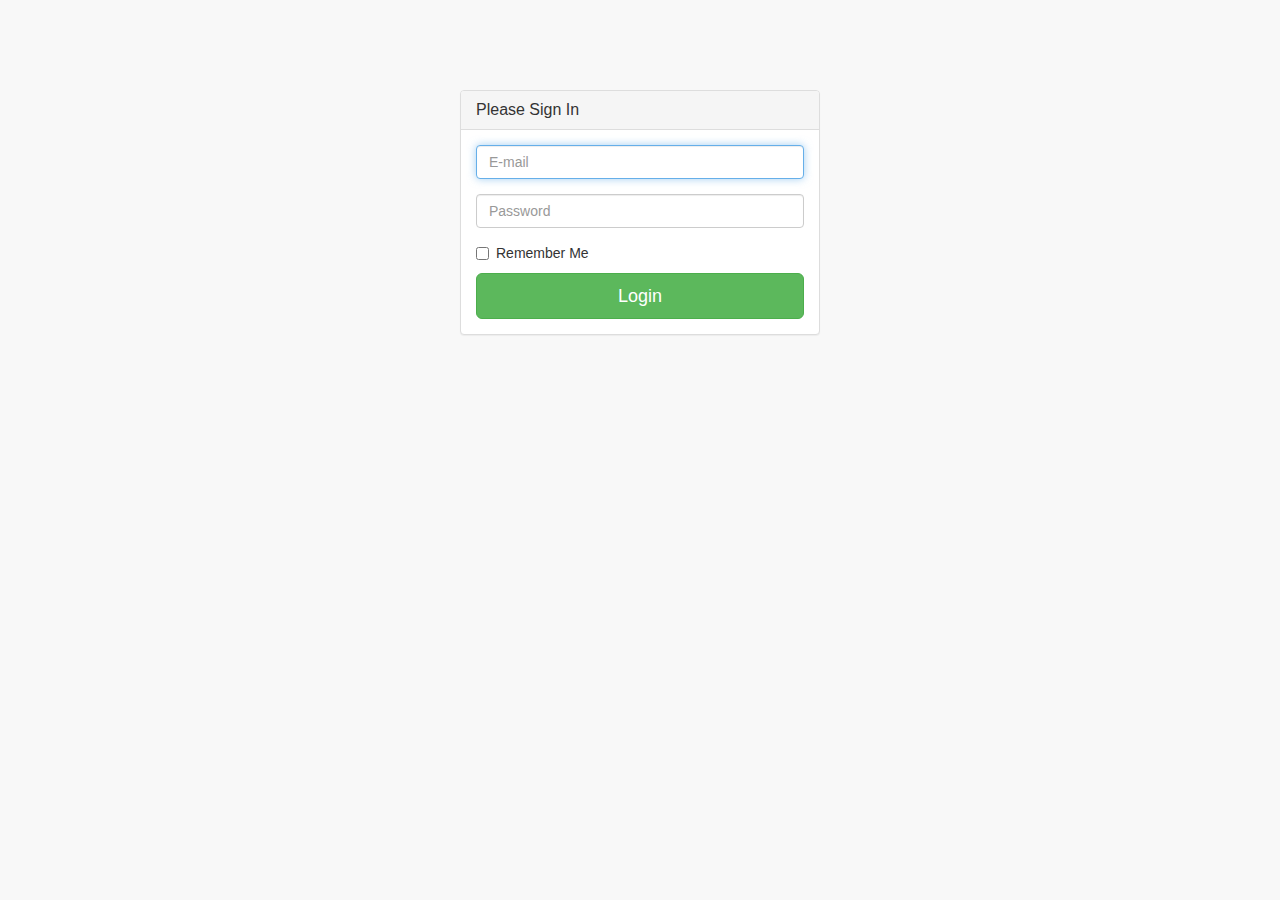
<file: demo/login.html>
<!DOCTYPE html>
<html lang="en">
    <head>
        <meta charset="utf-8">
        <meta http-equiv="X-UA-Compatible" content="IE=edge">
        <meta name="viewport" content="width=device-width, initial-scale=1">
        <meta name="description" content="">
        <meta name="author" content="">

        <title>Startmin - Bootstrap Admin Theme</title>

        <!-- Bootstrap Core CSS -->
        <link href="../css/bootstrap.min.css" rel="stylesheet">

        <!-- MetisMenu CSS -->
        <link href="../css/metisMenu.min.css" rel="stylesheet">

        <!-- Custom CSS -->
        <link href="../css/startmin.css" rel="stylesheet">

        <!-- Custom Fonts -->
        <link href="../css/font-awesome.min.css" rel="stylesheet" type="text/css">

        <!-- HTML5 Shim and Respond.js IE8 support of HTML5 elements and media queries -->
        <!-- WARNING: Respond.js doesn't work if you view the page via file:// -->
        <!--[if lt IE 9]>
        <script src="https://cdnjs.cloudflare.com/ajax/libs/html5shiv/3.7.3/html5shiv.min.js"></script>
        <script src="https://cdnjs.cloudflare.com/ajax/libs/respond.js/1.4.2/respond.min.js"></script>
        <![endif]-->
    </head>
    <body>

        <div class="container">
            <div class="row">
                <div class="col-md-4 col-md-offset-4">
                    <div class="login-panel panel panel-default">
                        <div class="panel-heading">
                            <h3 class="panel-title">Please Sign In</h3>
                        </div>
                        <div class="panel-body">
                            <form role="form">
                                <fieldset>
                                    <div class="form-group">
                                        <input class="form-control" placeholder="E-mail" name="email" type="email" autofocus>
                                    </div>
                                    <div class="form-group">
                                        <input class="form-control" placeholder="Password" name="password" type="password" value="">
                                    </div>
                                    <div class="checkbox">
                                        <label>
                                            <input name="remember" type="checkbox" value="Remember Me">Remember Me
                                        </label>
                                    </div>
                                    <!-- Change this to a button or input when using this as a form -->
                                    <a href="index.html" class="btn btn-lg btn-success btn-block">Login</a>
                                </fieldset>
                            </form>
                        </div>
                    </div>
                </div>
            </div>
        </div>

        <!-- jQuery -->
        <script src="../js/jquery.min.js"></script>

        <!-- Bootstrap Core JavaScript -->
        <script src="../js/bootstrap.min.js"></script>

        <!-- Metis Menu Plugin JavaScript -->
        <script src="../js/metisMenu.min.js"></script>

        <!-- Custom Theme JavaScript -->
        <script src="../js/startmin.js"></script>

    </body>
</html>
</file>
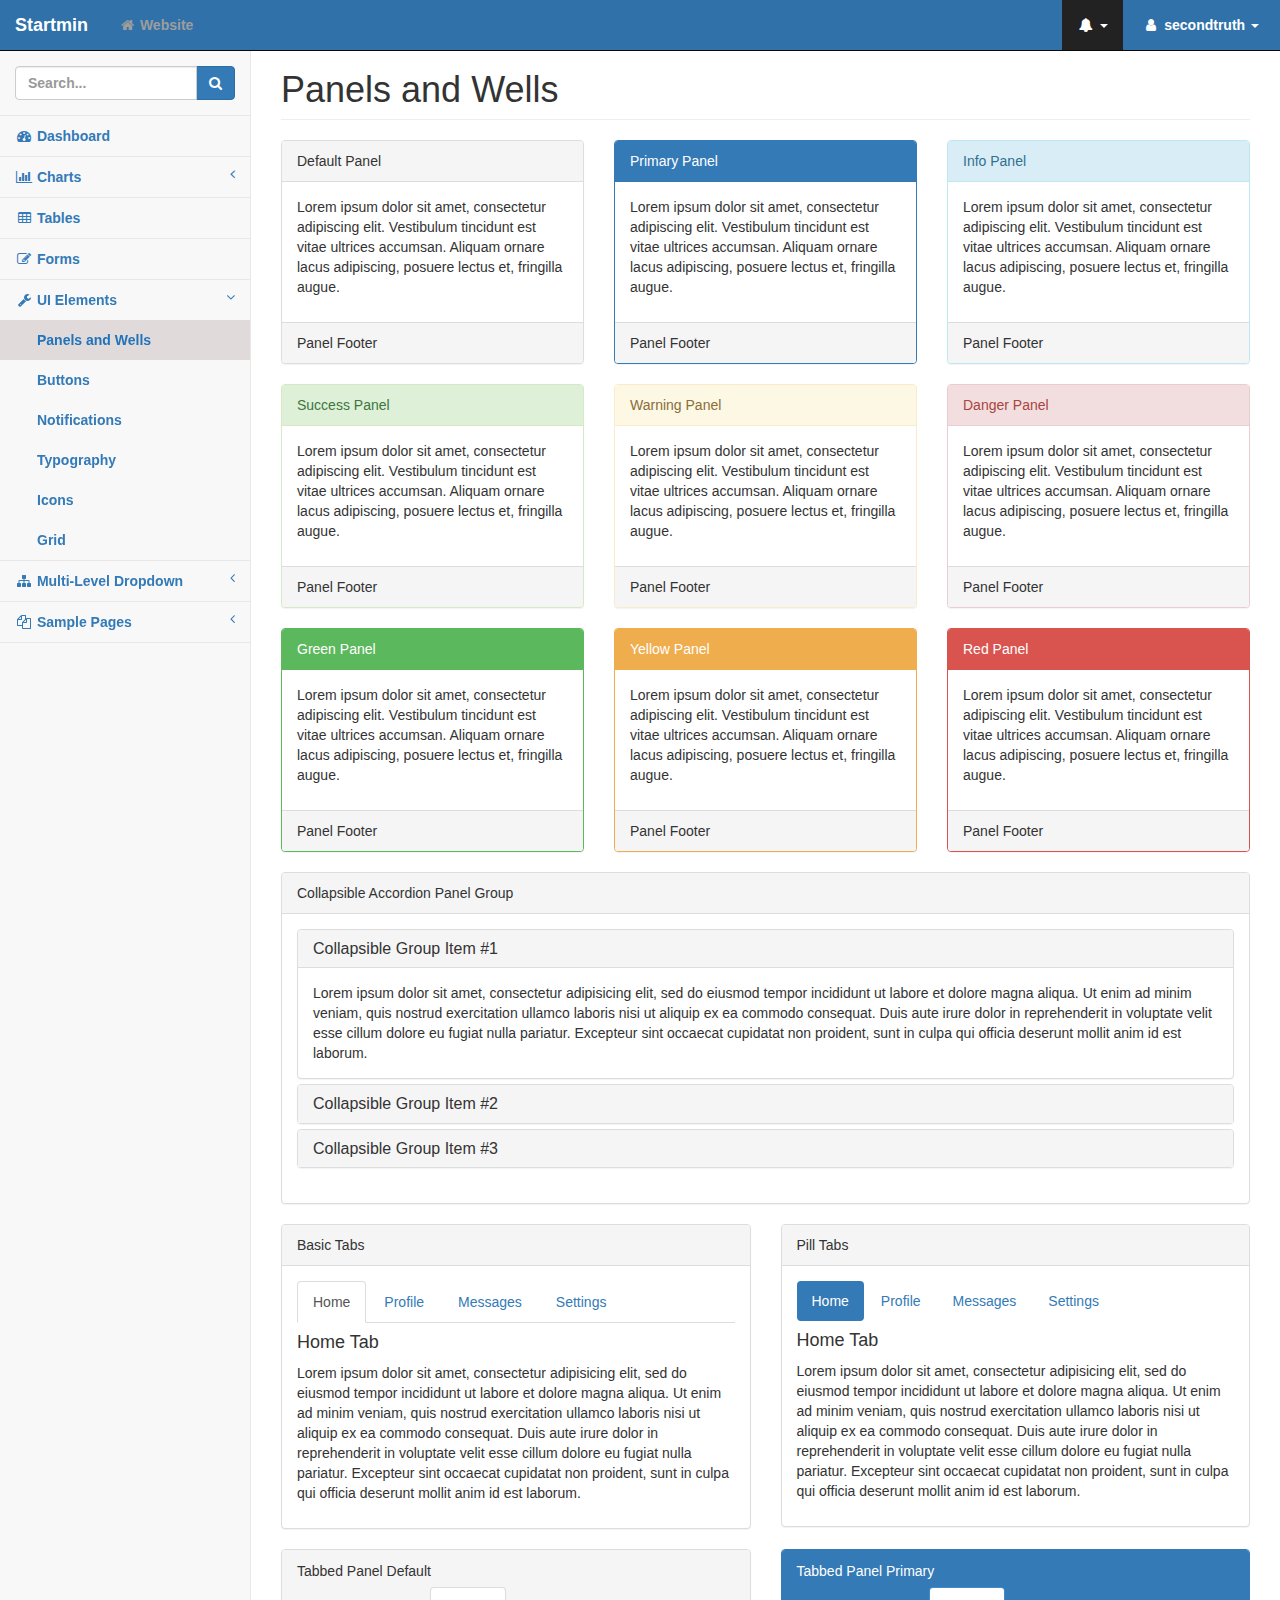
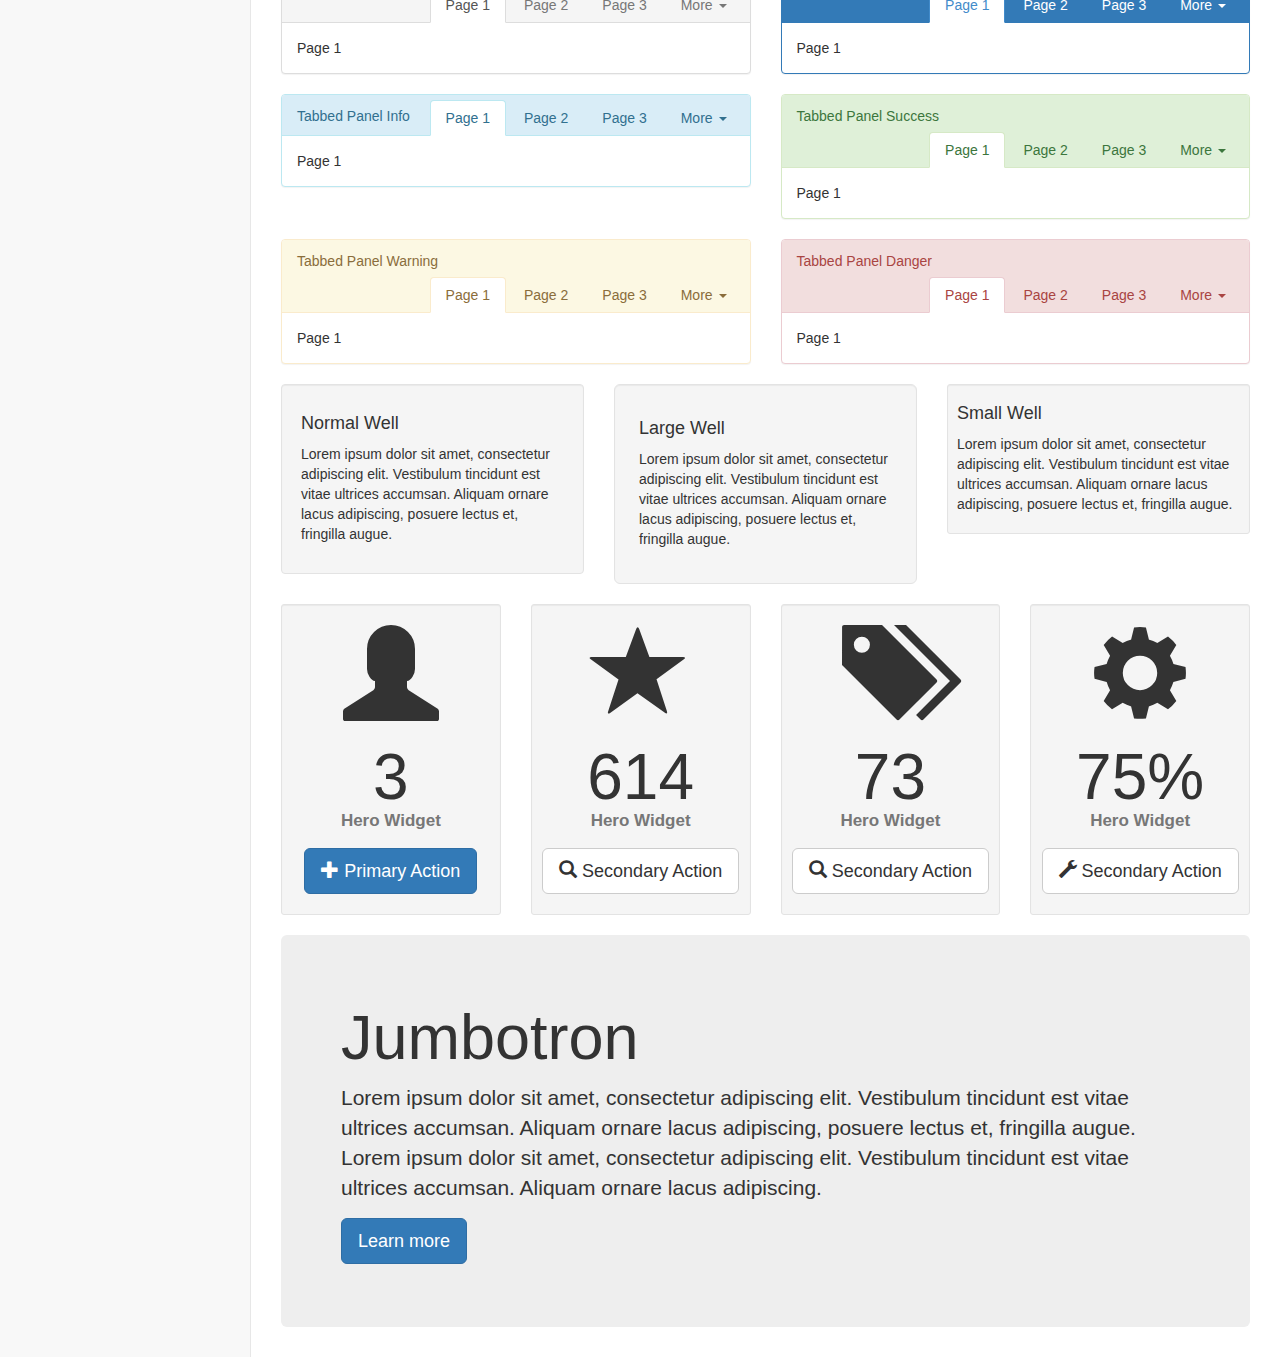
<file: demo/panels-wells.html>
<!DOCTYPE html>
<html lang="en">
    <head>
        <meta charset="utf-8">
        <meta http-equiv="X-UA-Compatible" content="IE=edge">
        <meta name="viewport" content="width=device-width, initial-scale=1">
        <meta name="description" content="">
        <meta name="author" content="">

        <title>Startmin - Bootstrap Admin Theme</title>

        <!-- Bootstrap Core CSS -->
        <link href="../css/bootstrap.min.css" rel="stylesheet">

        <!-- MetisMenu CSS -->
        <link href="../css/metisMenu.min.css" rel="stylesheet">

        <!-- Custom CSS -->
        <link href="../css/startmin.css" rel="stylesheet">

        <!-- Custom Fonts -->
        <link href="../css/font-awesome.min.css" rel="stylesheet" type="text/css">

        <!-- HTML5 Shim and Respond.js IE8 support of HTML5 elements and media queries -->
        <!-- WARNING: Respond.js doesn't work if you view the page via file:// -->
        <!--[if lt IE 9]>
        <script src="https://cdnjs.cloudflare.com/ajax/libs/html5shiv/3.7.3/html5shiv.min.js"></script>
        <script src="https://cdnjs.cloudflare.com/ajax/libs/respond.js/1.4.2/respond.min.js"></script>
        <![endif]-->
    </head>
    <body>

        <div id="wrapper">

            <!-- Navigation -->
            <nav class="navbar navbar-inverse navbar-fixed-top" role="navigation">
                <div class="navbar-header">
                    <a class="navbar-brand" href="index.html">Startmin</a>
                </div>

                <button type="button" class="navbar-toggle" data-toggle="collapse" data-target=".navbar-collapse">
                    <span class="sr-only">Toggle navigation</span>
                    <span class="icon-bar"></span>
                    <span class="icon-bar"></span>
                    <span class="icon-bar"></span>
                </button>

                <ul class="nav navbar-nav navbar-left navbar-top-links">
                    <li><a href="#"><i class="fa fa-home fa-fw"></i> Website</a></li>
                </ul>

                <ul class="nav navbar-right navbar-top-links">
                    <li class="dropdown navbar-inverse">
                        <a class="dropdown-toggle" data-toggle="dropdown" href="#">
                            <i class="fa fa-bell fa-fw"></i> <b class="caret"></b>
                        </a>
                        <ul class="dropdown-menu dropdown-alerts">
                            <li>
                                <a href="#">
                                    <div>
                                        <i class="fa fa-comment fa-fw"></i> New Comment
                                        <span class="pull-right text-muted small">4 minutes ago</span>
                                    </div>
                                </a>
                            </li>
                            <li>
                                <a href="#">
                                    <div>
                                        <i class="fa fa-twitter fa-fw"></i> 3 New Followers
                                        <span class="pull-right text-muted small">12 minutes ago</span>
                                    </div>
                                </a>
                            </li>
                            <li>
                                <a href="#">
                                    <div>
                                        <i class="fa fa-envelope fa-fw"></i> Message Sent
                                        <span class="pull-right text-muted small">4 minutes ago</span>
                                    </div>
                                </a>
                            </li>
                            <li>
                                <a href="#">
                                    <div>
                                        <i class="fa fa-tasks fa-fw"></i> New Task
                                        <span class="pull-right text-muted small">4 minutes ago</span>
                                    </div>
                                </a>
                            </li>
                            <li>
                                <a href="#">
                                    <div>
                                        <i class="fa fa-upload fa-fw"></i> Server Rebooted
                                        <span class="pull-right text-muted small">4 minutes ago</span>
                                    </div>
                                </a>
                            </li>
                            <li class="divider"></li>
                            <li>
                                <a class="text-center" href="#">
                                    <strong>See All Alerts</strong>
                                    <i class="fa fa-angle-right"></i>
                                </a>
                            </li>
                        </ul>
                    </li>
                    <li class="dropdown">
                        <a class="dropdown-toggle" data-toggle="dropdown" href="#">
                            <i class="fa fa-user fa-fw"></i> secondtruth <b class="caret"></b>
                        </a>
                        <ul class="dropdown-menu dropdown-user">
                            <li><a href="#"><i class="fa fa-user fa-fw"></i> User Profile</a>
                            </li>
                            <li><a href="#"><i class="fa fa-gear fa-fw"></i> Settings</a>
                            </li>
                            <li class="divider"></li>
                            <li><a href="login.html"><i class="fa fa-sign-out fa-fw"></i> Logout</a>
                            </li>
                        </ul>
                    </li>
                </ul>
                <!-- /.navbar-top-links -->

                <div class="navbar-default sidebar" role="navigation">
                    <div class="sidebar-nav navbar-collapse">
                        <ul class="nav" id="side-menu">
                            <li class="sidebar-search">
                                <div class="input-group custom-search-form">
                                    <input type="text" class="form-control" placeholder="Search...">
                                    <span class="input-group-btn">
                                        <button class="btn btn-primary" type="button">
                                            <i class="fa fa-search"></i>
                                        </button>
                                </span>
                                </div>
                                <!-- /input-group -->
                            </li>
                            <li>
                                <a href="index.html"><i class="fa fa-dashboard fa-fw"></i> Dashboard</a>
                            </li>
                            <li>
                                <a href="#"><i class="fa fa-bar-chart-o fa-fw"></i> Charts<span class="fa arrow"></span></a>
                                <ul class="nav nav-second-level">
                                    <li>
                                        <a href="flot.html">Flot Charts</a>
                                    </li>
                                    <li>
                                        <a href="morris.html">Morris.js Charts</a>
                                    </li>
                                </ul>
                                <!-- /.nav-second-level -->
                            </li>
                            <li>
                                <a href="tables.html"><i class="fa fa-table fa-fw"></i> Tables</a>
                            </li>
                            <li>
                                <a href="forms.html"><i class="fa fa-edit fa-fw"></i> Forms</a>
                            </li>
                            <li>
                                <a href="#"><i class="fa fa-wrench fa-fw"></i> UI Elements<span class="fa arrow"></span></a>
                                <ul class="nav nav-second-level">
                                    <li>
                                        <a href="panels-wells.html">Panels and Wells</a>
                                    </li>
                                    <li>
                                        <a href="buttons.html">Buttons</a>
                                    </li>
                                    <li>
                                        <a href="notifications.html">Notifications</a>
                                    </li>
                                    <li>
                                        <a href="typography.html">Typography</a>
                                    </li>
                                    <li>
                                        <a href="icons.html"> Icons</a>
                                    </li>
                                    <li>
                                        <a href="grid.html">Grid</a>
                                    </li>
                                </ul>
                                <!-- /.nav-second-level -->
                            </li>
                            <li>
                                <a href="#"><i class="fa fa-sitemap fa-fw"></i> Multi-Level Dropdown<span class="fa arrow"></span></a>
                                <ul class="nav nav-second-level">
                                    <li>
                                        <a href="#">Second Level Item</a>
                                    </li>
                                    <li>
                                        <a href="#">Second Level Item</a>
                                    </li>
                                    <li>
                                        <a href="#">Third Level <span class="fa arrow"></span></a>
                                        <ul class="nav nav-third-level">
                                            <li>
                                                <a href="#">Third Level Item</a>
                                            </li>
                                            <li>
                                                <a href="#">Third Level Item</a>
                                            </li>
                                            <li>
                                                <a href="#">Third Level Item</a>
                                            </li>
                                            <li>
                                                <a href="#">Third Level Item</a>
                                            </li>
                                        </ul>
                                        <!-- /.nav-third-level -->
                                    </li>
                                </ul>
                                <!-- /.nav-second-level -->
                            </li>
                            <li>
                                <a href="#"><i class="fa fa-files-o fa-fw"></i> Sample Pages<span class="fa arrow"></span></a>
                                <ul class="nav nav-second-level">
                                    <li>
                                        <a href="blank.html">Blank Page</a>
                                    </li>
                                    <li>
                                        <a href="login.html">Login Page</a>
                                    </li>
                                </ul>
                                <!-- /.nav-second-level -->
                            </li>
                        </ul>
                    </div>
                    <!-- /.sidebar-collapse -->
                </div>
                <!-- /.navbar-static-side -->
            </nav>

            <div id="page-wrapper">
                <div class="container-fluid">
                    <div class="row">
                        <div class="col-lg-12">
                            <h1 class="page-header">Panels and Wells</h1>
                        </div>
                        <!-- /.col-lg-12 -->
                    </div>
                    <!-- /.row -->
                    <div class="row">
                        <div class="col-lg-4">
                            <div class="panel panel-default">
                                <div class="panel-heading">
                                    Default Panel
                                </div>
                                <div class="panel-body">
                                    <p>Lorem ipsum dolor sit amet, consectetur adipiscing elit. Vestibulum tincidunt est vitae ultrices accumsan. Aliquam ornare lacus adipiscing, posuere lectus et, fringilla augue.</p>
                                </div>
                                <div class="panel-footer">
                                    Panel Footer
                                </div>
                            </div>
                        </div>
                        <!-- /.col-lg-4 -->
                        <div class="col-lg-4">
                            <div class="panel panel-primary">
                                <div class="panel-heading">
                                    Primary Panel
                                </div>
                                <div class="panel-body">
                                    <p>Lorem ipsum dolor sit amet, consectetur adipiscing elit. Vestibulum tincidunt est vitae ultrices accumsan. Aliquam ornare lacus adipiscing, posuere lectus et, fringilla augue.</p>
                                </div>
                                <div class="panel-footer">
                                    Panel Footer
                                </div>
                            </div>
                        </div>
                        <!-- /.col-lg-4 -->
                        <div class="col-lg-4">
                            <div class="panel panel-info">
                                <div class="panel-heading">
                                    Info Panel
                                </div>
                                <div class="panel-body">
                                    <p>Lorem ipsum dolor sit amet, consectetur adipiscing elit. Vestibulum tincidunt est vitae ultrices accumsan. Aliquam ornare lacus adipiscing, posuere lectus et, fringilla augue.</p>
                                </div>
                                <div class="panel-footer">
                                    Panel Footer
                                </div>
                            </div>
                        </div>
                        <!-- /.col-lg-4 -->
                    </div>
                    <!-- /.row -->
                    <div class="row">
                        <div class="col-lg-4">
                            <div class="panel panel-success">
                                <div class="panel-heading">
                                    Success Panel
                                </div>
                                <div class="panel-body">
                                    <p>Lorem ipsum dolor sit amet, consectetur adipiscing elit. Vestibulum tincidunt est vitae ultrices accumsan. Aliquam ornare lacus adipiscing, posuere lectus et, fringilla augue.</p>
                                </div>
                                <div class="panel-footer">
                                    Panel Footer
                                </div>
                            </div>
                        </div>
                        <!-- /.col-lg-4 -->
                        <div class="col-lg-4">
                            <div class="panel panel-warning">
                                <div class="panel-heading">
                                    Warning Panel
                                </div>
                                <div class="panel-body">
                                    <p>Lorem ipsum dolor sit amet, consectetur adipiscing elit. Vestibulum tincidunt est vitae ultrices accumsan. Aliquam ornare lacus adipiscing, posuere lectus et, fringilla augue.</p>
                                </div>
                                <div class="panel-footer">
                                    Panel Footer
                                </div>
                            </div>
                        </div>
                        <!-- /.col-lg-4 -->
                        <div class="col-lg-4">
                            <div class="panel panel-danger">
                                <div class="panel-heading">
                                    Danger Panel
                                </div>
                                <div class="panel-body">
                                    <p>Lorem ipsum dolor sit amet, consectetur adipiscing elit. Vestibulum tincidunt est vitae ultrices accumsan. Aliquam ornare lacus adipiscing, posuere lectus et, fringilla augue.</p>
                                </div>
                                <div class="panel-footer">
                                    Panel Footer
                                </div>
                            </div>
                        </div>
                        <!-- /.col-lg-4 -->
                    </div>
                    <!-- /.row -->
                    <div class="row">
                        <div class="col-lg-4">
                            <div class="panel panel-green">
                                <div class="panel-heading">
                                    Green Panel
                                </div>
                                <div class="panel-body">
                                    <p>Lorem ipsum dolor sit amet, consectetur adipiscing elit. Vestibulum tincidunt est vitae ultrices accumsan. Aliquam ornare lacus adipiscing, posuere lectus et, fringilla augue.</p>
                                </div>
                                <div class="panel-footer">
                                    Panel Footer
                                </div>
                            </div>
                            <!-- /.col-lg-4 -->
                        </div>
                        <div class="col-lg-4">
                            <div class="panel panel-yellow">
                                <div class="panel-heading">
                                    Yellow Panel
                                </div>
                                <div class="panel-body">
                                    <p>Lorem ipsum dolor sit amet, consectetur adipiscing elit. Vestibulum tincidunt est vitae ultrices accumsan. Aliquam ornare lacus adipiscing, posuere lectus et, fringilla augue.</p>
                                </div>
                                <div class="panel-footer">
                                    Panel Footer
                                </div>
                            </div>
                            <!-- /.col-lg-4 -->
                        </div>
                        <div class="col-lg-4">
                            <div class="panel panel-red">
                                <div class="panel-heading">
                                    Red Panel
                                </div>
                                <div class="panel-body">
                                    <p>Lorem ipsum dolor sit amet, consectetur adipiscing elit. Vestibulum tincidunt est vitae ultrices accumsan. Aliquam ornare lacus adipiscing, posuere lectus et, fringilla augue.</p>
                                </div>
                                <div class="panel-footer">
                                    Panel Footer
                                </div>
                            </div>
                            <!-- /.col-lg-4 -->
                        </div>
                    </div>
                    <!-- /.row -->
                    <div class="row">
                        <div class="col-lg-12">
                            <div class="panel panel-default">
                                <div class="panel-heading">
                                    Collapsible Accordion Panel Group
                                </div>
                                <!-- .panel-heading -->
                                <div class="panel-body">
                                    <div class="panel-group" id="accordion">
                                        <div class="panel panel-default">
                                            <div class="panel-heading">
                                                <h4 class="panel-title">
                                                    <a data-toggle="collapse" data-parent="#accordion" href="#collapseOne">Collapsible Group Item #1</a>
                                                </h4>
                                            </div>
                                            <div id="collapseOne" class="panel-collapse collapse in">
                                                <div class="panel-body">
                                                    Lorem ipsum dolor sit amet, consectetur adipisicing elit, sed do eiusmod tempor incididunt ut labore et dolore magna aliqua. Ut enim ad minim veniam, quis nostrud exercitation ullamco laboris nisi ut aliquip ex ea commodo consequat. Duis aute irure dolor in reprehenderit in voluptate velit esse cillum dolore eu fugiat nulla pariatur. Excepteur sint occaecat cupidatat non proident, sunt in culpa qui officia deserunt mollit anim id est laborum.
                                                </div>
                                            </div>
                                        </div>
                                        <div class="panel panel-default">
                                            <div class="panel-heading">
                                                <h4 class="panel-title">
                                                    <a data-toggle="collapse" data-parent="#accordion" href="#collapseTwo">Collapsible Group Item #2</a>
                                                </h4>
                                            </div>
                                            <div id="collapseTwo" class="panel-collapse collapse">
                                                <div class="panel-body">
                                                    Lorem ipsum dolor sit amet, consectetur adipisicing elit, sed do eiusmod tempor incididunt ut labore et dolore magna aliqua. Ut enim ad minim veniam, quis nostrud exercitation ullamco laboris nisi ut aliquip ex ea commodo consequat. Duis aute irure dolor in reprehenderit in voluptate velit esse cillum dolore eu fugiat nulla pariatur. Excepteur sint occaecat cupidatat non proident, sunt in culpa qui officia deserunt mollit anim id est laborum.
                                                </div>
                                            </div>
                                        </div>
                                        <div class="panel panel-default">
                                            <div class="panel-heading">
                                                <h4 class="panel-title">
                                                    <a data-toggle="collapse" data-parent="#accordion" href="#collapseThree">Collapsible Group Item #3</a>
                                                </h4>
                                            </div>
                                            <div id="collapseThree" class="panel-collapse collapse">
                                                <div class="panel-body">
                                                    Lorem ipsum dolor sit amet, consectetur adipisicing elit, sed do eiusmod tempor incididunt ut labore et dolore magna aliqua. Ut enim ad minim veniam, quis nostrud exercitation ullamco laboris nisi ut aliquip ex ea commodo consequat. Duis aute irure dolor in reprehenderit in voluptate velit esse cillum dolore eu fugiat nulla pariatur. Excepteur sint occaecat cupidatat non proident, sunt in culpa qui officia deserunt mollit anim id est laborum.
                                                </div>
                                            </div>
                                        </div>
                                    </div>
                                </div>
                                <!-- .panel-body -->
                            </div>
                            <!-- /.panel -->
                        </div>
                        <!-- /.col-lg-12 -->
                    </div>
                    <!-- /.row -->
                    <div class="row">
                        <div class="col-lg-6">
                            <div class="panel panel-default">
                                <div class="panel-heading">
                                    Basic Tabs
                                </div>
                                <!-- /.panel-heading -->
                                <div class="panel-body">
                                    <!-- Nav tabs -->
                                    <ul class="nav nav-tabs">
                                        <li class="active"><a href="#home" data-toggle="tab">Home</a>
                                        </li>
                                        <li><a href="#profile" data-toggle="tab">Profile</a>
                                        </li>
                                        <li><a href="#messages" data-toggle="tab">Messages</a>
                                        </li>
                                        <li><a href="#settings" data-toggle="tab">Settings</a>
                                        </li>
                                    </ul>

                                    <!-- Tab panes -->
                                    <div class="tab-content">
                                        <div class="tab-pane fade in active" id="home">
                                            <h4>Home Tab</h4>
                                            <p>Lorem ipsum dolor sit amet, consectetur adipisicing elit, sed do eiusmod tempor incididunt ut labore et dolore magna aliqua. Ut enim ad minim veniam, quis nostrud exercitation ullamco laboris nisi ut aliquip ex ea commodo consequat. Duis aute irure dolor in reprehenderit in voluptate velit esse cillum dolore eu fugiat nulla pariatur. Excepteur sint occaecat cupidatat non proident, sunt in culpa qui officia deserunt mollit anim id est laborum.</p>
                                        </div>
                                        <div class="tab-pane fade" id="profile">
                                            <h4>Profile Tab</h4>
                                            <p>Lorem ipsum dolor sit amet, consectetur adipisicing elit, sed do eiusmod tempor incididunt ut labore et dolore magna aliqua. Ut enim ad minim veniam, quis nostrud exercitation ullamco laboris nisi ut aliquip ex ea commodo consequat. Duis aute irure dolor in reprehenderit in voluptate velit esse cillum dolore eu fugiat nulla pariatur. Excepteur sint occaecat cupidatat non proident, sunt in culpa qui officia deserunt mollit anim id est laborum.</p>
                                        </div>
                                        <div class="tab-pane fade" id="messages">
                                            <h4>Messages Tab</h4>
                                            <p>Lorem ipsum dolor sit amet, consectetur adipisicing elit, sed do eiusmod tempor incididunt ut labore et dolore magna aliqua. Ut enim ad minim veniam, quis nostrud exercitation ullamco laboris nisi ut aliquip ex ea commodo consequat. Duis aute irure dolor in reprehenderit in voluptate velit esse cillum dolore eu fugiat nulla pariatur. Excepteur sint occaecat cupidatat non proident, sunt in culpa qui officia deserunt mollit anim id est laborum.</p>
                                        </div>
                                        <div class="tab-pane fade" id="settings">
                                            <h4>Settings Tab</h4>
                                            <p>Lorem ipsum dolor sit amet, consectetur adipisicing elit, sed do eiusmod tempor incididunt ut labore et dolore magna aliqua. Ut enim ad minim veniam, quis nostrud exercitation ullamco laboris nisi ut aliquip ex ea commodo consequat. Duis aute irure dolor in reprehenderit in voluptate velit esse cillum dolore eu fugiat nulla pariatur. Excepteur sint occaecat cupidatat non proident, sunt in culpa qui officia deserunt mollit anim id est laborum.</p>
                                        </div>
                                    </div>
                                </div>
                                <!-- /.panel-body -->
                            </div>
                            <!-- /.panel -->
                        </div>
                        <!-- /.col-lg-6 -->
                        <div class="col-lg-6">
                            <div class="panel panel-default">
                                <div class="panel-heading">
                                    Pill Tabs
                                </div>
                                <!-- /.panel-heading -->
                                <div class="panel-body">
                                    <!-- Nav tabs -->
                                    <ul class="nav nav-pills">
                                        <li class="active"><a href="#home-pills" data-toggle="tab">Home</a>
                                        </li>
                                        <li><a href="#profile-pills" data-toggle="tab">Profile</a>
                                        </li>
                                        <li><a href="#messages-pills" data-toggle="tab">Messages</a>
                                        </li>
                                        <li><a href="#settings-pills" data-toggle="tab">Settings</a>
                                        </li>
                                    </ul>

                                    <!-- Tab panes -->
                                    <div class="tab-content">
                                        <div class="tab-pane fade in active" id="home-pills">
                                            <h4>Home Tab</h4>
                                            <p>Lorem ipsum dolor sit amet, consectetur adipisicing elit, sed do eiusmod tempor incididunt ut labore et dolore magna aliqua. Ut enim ad minim veniam, quis nostrud exercitation ullamco laboris nisi ut aliquip ex ea commodo consequat. Duis aute irure dolor in reprehenderit in voluptate velit esse cillum dolore eu fugiat nulla pariatur. Excepteur sint occaecat cupidatat non proident, sunt in culpa qui officia deserunt mollit anim id est laborum.</p>
                                        </div>
                                        <div class="tab-pane fade" id="profile-pills">
                                            <h4>Profile Tab</h4>
                                            <p>Lorem ipsum dolor sit amet, consectetur adipisicing elit, sed do eiusmod tempor incididunt ut labore et dolore magna aliqua. Ut enim ad minim veniam, quis nostrud exercitation ullamco laboris nisi ut aliquip ex ea commodo consequat. Duis aute irure dolor in reprehenderit in voluptate velit esse cillum dolore eu fugiat nulla pariatur. Excepteur sint occaecat cupidatat non proident, sunt in culpa qui officia deserunt mollit anim id est laborum.</p>
                                        </div>
                                        <div class="tab-pane fade" id="messages-pills">
                                            <h4>Messages Tab</h4>
                                            <p>Lorem ipsum dolor sit amet, consectetur adipisicing elit, sed do eiusmod tempor incididunt ut labore et dolore magna aliqua. Ut enim ad minim veniam, quis nostrud exercitation ullamco laboris nisi ut aliquip ex ea commodo consequat. Duis aute irure dolor in reprehenderit in voluptate velit esse cillum dolore eu fugiat nulla pariatur. Excepteur sint occaecat cupidatat non proident, sunt in culpa qui officia deserunt mollit anim id est laborum.</p>
                                        </div>
                                        <div class="tab-pane fade" id="settings-pills">
                                            <h4>Settings Tab</h4>
                                            <p>Lorem ipsum dolor sit amet, consectetur adipisicing elit, sed do eiusmod tempor incididunt ut labore et dolore magna aliqua. Ut enim ad minim veniam, quis nostrud exercitation ullamco laboris nisi ut aliquip ex ea commodo consequat. Duis aute irure dolor in reprehenderit in voluptate velit esse cillum dolore eu fugiat nulla pariatur. Excepteur sint occaecat cupidatat non proident, sunt in culpa qui officia deserunt mollit anim id est laborum.</p>
                                        </div>
                                    </div>
                                </div>
                                <!-- /.panel-body -->
                            </div>
                            <!-- /.panel -->
                        </div>
                        <!-- /.col-lg-6 -->
                    </div>
                    <!-- /.row -->
                    <div class="row">
                        <div class="col-lg-6">
                            <div class="panel tabbed-panel panel-default">
                                <div class="panel-heading clearfix">
                                    <div class="panel-title pull-left">Tabbed Panel Default</div>
                                    <div class="pull-right">
                                        <ul class="nav nav-tabs">
                                            <li class="active"><a href="#tab-default-1" data-toggle="tab">Page 1</a></li>
                                            <li><a href="#tab-default-2" data-toggle="tab">Page 2</a></li>
                                            <li><a href="#tab-default-3" data-toggle="tab">Page 3</a></li>
                                            <li class="dropdown">
                                                <a href="#" data-toggle="dropdown">More <span class="caret"></span></a>
                                                <ul class="dropdown-menu" role="menu">
                                                    <li><a href="#tab-default-4" data-toggle="tab">Page 4</a></li>
                                                    <li><a href="#tab-default-5" data-toggle="tab">Page 5</a></li>
                                                </ul>
                                            </li>
                                        </ul>
                                    </div>
                                </div>
                                <div class="panel-body">
                                    <div class="tab-content">
                                        <div class="tab-pane fade in active" id="tab-default-1">Page 1</div>
                                        <div class="tab-pane fade" id="tab-default-2">Page 2</div>
                                        <div class="tab-pane fade" id="tab-default-3">Page 3</div>
                                        <div class="tab-pane fade" id="tab-default-4">Page 4</div>
                                        <div class="tab-pane fade" id="tab-default-5">Page 5</div>
                                    </div>
                                </div>
                            </div>
                            <!-- /.panel -->
                        </div>
                        <!-- /.col-lg-6 -->
                        <div class="col-lg-6">
                            <div class="panel tabbed-panel panel-primary">
                                <div class="panel-heading clearfix">
                                    <div class="panel-title pull-left">Tabbed Panel Primary</div>
                                    <div class="pull-right">
                                        <ul class="nav nav-tabs">
                                            <li class="active"><a href="#tab-primary-1" data-toggle="tab">Page 1</a></li>
                                            <li><a href="#tab-primary-2" data-toggle="tab">Page 2</a></li>
                                            <li><a href="#tab-primary-3" data-toggle="tab">Page 3</a></li>
                                            <li class="dropdown">
                                                <a href="#" data-toggle="dropdown">More <span class="caret"></span></a>
                                                <ul class="dropdown-menu" role="menu">
                                                    <li><a href="#tab-primary-4" data-toggle="tab">Page 4</a></li>
                                                    <li><a href="#tab-primary-5" data-toggle="tab">Page 5</a></li>
                                                </ul>
                                            </li>
                                        </ul>
                                    </div>
                                </div>
                                <div class="panel-body">
                                    <div class="tab-content">
                                        <div class="tab-pane fade in active" id="tab-primary-1">Page 1</div>
                                        <div class="tab-pane fade" id="tab-primary-2">Page 2</div>
                                        <div class="tab-pane fade" id="tab-primary-3">Page 3</div>
                                        <div class="tab-pane fade" id="tab-primary-4">Page 4</div>
                                        <div class="tab-pane fade" id="tab-primary-5">Page 5</div>
                                    </div>
                                </div>
                            </div>
                            <!-- /.panel -->
                        </div>
                        <!-- /.col-lg-6 -->
                    </div>
                    <!-- /.row -->
                    <div class="row">
                        <div class="col-lg-6">
                            <div class="panel tabbed-panel panel-info">
                                <div class="panel-heading clearfix">
                                    <div class="panel-title pull-left">Tabbed Panel Info</div>
                                    <div class="pull-right">
                                        <ul class="nav nav-tabs">
                                            <li class="active"><a href="#tab-info-1" data-toggle="tab">Page 1</a></li>
                                            <li><a href="#tab-info-2" data-toggle="tab">Page 2</a></li>
                                            <li><a href="#tab-info-3" data-toggle="tab">Page 3</a></li>
                                            <li class="dropdown">
                                                <a href="#" data-toggle="dropdown">More <span class="caret"></span></a>
                                                <ul class="dropdown-menu" role="menu">
                                                    <li><a href="#tab-info-4" data-toggle="tab">Page 4</a></li>
                                                    <li><a href="#tab-info-5" data-toggle="tab">Page 5</a></li>
                                                </ul>
                                            </li>
                                        </ul>
                                    </div>
                                </div>
                                <div class="panel-body">
                                    <div class="tab-content">
                                        <div class="tab-pane fade in active" id="tab-info-1">Page 1</div>
                                        <div class="tab-pane fade" id="tab-info-2">Page 2</div>
                                        <div class="tab-pane fade" id="tab-info-3">Page 3</div>
                                        <div class="tab-pane fade" id="tab-info-4">Page 4</div>
                                        <div class="tab-pane fade" id="tab-info-5">Page 5</div>
                                    </div>
                                </div>
                            </div>
                            <!-- /.panel -->
                        </div>
                        <!-- /.col-lg-6 -->
                        <div class="col-lg-6">
                            <div class="panel tabbed-panel panel-success">
                                <div class="panel-heading clearfix">
                                    <div class="panel-title pull-left">Tabbed Panel Success</div>
                                    <div class="pull-right">
                                        <ul class="nav nav-tabs">
                                            <li class="active"><a href="#tab-success-1" data-toggle="tab">Page 1</a></li>
                                            <li><a href="#tab-success-2" data-toggle="tab">Page 2</a></li>
                                            <li><a href="#tab-success-3" data-toggle="tab">Page 3</a></li>
                                            <li class="dropdown">
                                                <a href="#" data-toggle="dropdown">More <span class="caret"></span></a>
                                                <ul class="dropdown-menu" role="menu">
                                                    <li><a href="#tab-success-4" data-toggle="tab">Page 4</a></li>
                                                    <li><a href="#tab-success-5" data-toggle="tab">Page 5</a></li>
                                                </ul>
                                            </li>
                                        </ul>
                                    </div>
                                </div>
                                <div class="panel-body">
                                    <div class="tab-content">
                                        <div class="tab-pane fade in active" id="tab-success-1">Page 1</div>
                                        <div class="tab-pane fade" id="tab-success-2">Page 2</div>
                                        <div class="tab-pane fade" id="tab-success-3">Page 3</div>
                                        <div class="tab-pane fade" id="tab-success-4">Page 4</div>
                                        <div class="tab-pane fade" id="tab-success-5">Page 5</div>
                                    </div>
                                </div>
                            </div>
                            <!-- /.panel -->
                        </div>
                        <!-- /.col-lg-6 -->
                    </div>
                    <!-- /.row -->
                    <div class="row">
                        <div class="col-lg-6">
                            <div class="panel tabbed-panel panel-warning">
                                <div class="panel-heading clearfix">
                                    <div class="panel-title pull-left">Tabbed Panel Warning</div>
                                    <div class="pull-right">
                                        <ul class="nav nav-tabs">
                                            <li class="active"><a href="#tab-warning-1" data-toggle="tab">Page 1</a></li>
                                            <li><a href="#tab-warning-2" data-toggle="tab">Page 2</a></li>
                                            <li><a href="#tab-warning-3" data-toggle="tab">Page 3</a></li>
                                            <li class="dropdown">
                                                <a href="#" data-toggle="dropdown">More <span class="caret"></span></a>
                                                <ul class="dropdown-menu" role="menu">
                                                    <li><a href="#tab-warning-4" data-toggle="tab">Page 4</a></li>
                                                    <li><a href="#tab-warning-5" data-toggle="tab">Page 5</a></li>
                                                </ul>
                                            </li>
                                        </ul>
                                    </div>
                                </div>
                                <div class="panel-body">
                                    <div class="tab-content">
                                        <div class="tab-pane fade in active" id="tab-warning-1">Page 1</div>
                                        <div class="tab-pane fade" id="tab-warning-2">Page 2</div>
                                        <div class="tab-pane fade" id="tab-warning-3">Page 3</div>
                                        <div class="tab-pane fade" id="tab-warning-4">Page 4</div>
                                        <div class="tab-pane fade" id="tab-warning-5">Page 5</div>
                                    </div>
                                </div>
                            </div>
                            <!-- /.panel -->
                        </div>
                        <!-- /.col-lg-6 -->
                        <div class="col-lg-6">
                            <div class="panel tabbed-panel panel-danger">
                                <div class="panel-heading clearfix">
                                    <div class="panel-title pull-left">Tabbed Panel Danger</div>
                                    <div class="pull-right">
                                        <ul class="nav nav-tabs">
                                            <li class="active"><a href="#tab-danger-1" data-toggle="tab">Page 1</a></li>
                                            <li><a href="#tab-danger-2" data-toggle="tab">Page 2</a></li>
                                            <li><a href="#tab-danger-3" data-toggle="tab">Page 3</a></li>
                                            <li class="dropdown">
                                                <a href="#" data-toggle="dropdown">More <span class="caret"></span></a>
                                                <ul class="dropdown-menu" role="menu">
                                                    <li><a href="#tab-danger-4" data-toggle="tab">Page 4</a></li>
                                                    <li><a href="#tab-danger-5" data-toggle="tab">Page 5</a></li>
                                                </ul>
                                            </li>
                                        </ul>
                                    </div>
                                </div>
                                <div class="panel-body">
                                    <div class="tab-content">
                                        <div class="tab-pane fade in active" id="tab-danger-1">Page 1</div>
                                        <div class="tab-pane fade" id="tab-danger-2">Page 2</div>
                                        <div class="tab-pane fade" id="tab-danger-3">Page 3</div>
                                        <div class="tab-pane fade" id="tab-danger-4">Page 4</div>
                                        <div class="tab-pane fade" id="tab-danger-5">Page 5</div>
                                    </div>
                                </div>
                            </div>
                            <!-- /.panel -->
                        </div>
                        <!-- /.col-lg-6 -->
                    </div>
                    <!-- /.row -->
                    <div class="row">
                        <div class="col-lg-4">
                            <div class="well">
                                <h4>Normal Well</h4>
                                <p>Lorem ipsum dolor sit amet, consectetur adipiscing elit. Vestibulum tincidunt est vitae ultrices accumsan. Aliquam ornare lacus adipiscing, posuere lectus et, fringilla augue.</p>
                            </div>
                        </div>
                        <!-- /.col-lg-4 -->
                        <div class="col-lg-4">
                            <div class="well well-lg">
                                <h4>Large Well</h4>
                                <p>Lorem ipsum dolor sit amet, consectetur adipiscing elit. Vestibulum tincidunt est vitae ultrices accumsan. Aliquam ornare lacus adipiscing, posuere lectus et, fringilla augue.</p>
                            </div>
                        </div>
                        <!-- /.col-lg-4 -->
                        <div class="col-lg-4">
                            <div class="well well-sm">
                                <h4>Small Well</h4>
                                <p>Lorem ipsum dolor sit amet, consectetur adipiscing elit. Vestibulum tincidunt est vitae ultrices accumsan. Aliquam ornare lacus adipiscing, posuere lectus et, fringilla augue.</p>
                            </div>
                        </div>
                        <!-- /.col-lg-4 -->
                    </div>
                    <!-- /.row -->
                    <div class="row">
                        <div class="col-sm-3">
                            <div class="hero-widget well well-sm">
                                <div class="icon">
                                    <i class="glyphicon glyphicon-user"></i>
                                </div>
                                <div class="text">
                                    <span class="value">3</span>
                                    <label class="text-muted">Hero Widget</label>
                                </div>
                                <div class="options">
                                    <a href="javascript:;" class="btn btn-primary btn-lg"><i class="glyphicon glyphicon-plus"></i> Primary Action</a>
                                </div>
                            </div>
                        </div>
                        <div class="col-sm-3">
                            <div class="hero-widget well well-sm">
                                <div class="icon">
                                    <i class="glyphicon glyphicon-star"></i>
                                </div>
                                <div class="text">
                                    <span class="value">614</span>
                                    <label class="text-muted">Hero Widget</label>
                                </div>
                                <div class="options">
                                    <a href="javascript:;" class="btn btn-default btn-lg"><i class="glyphicon glyphicon-search"></i> Secondary Action</a>
                                </div>
                            </div>
                        </div>
                        <div class="col-sm-3">
                            <div class="hero-widget well well-sm">
                                <div class="icon">
                                    <i class="glyphicon glyphicon-tags"></i>
                                </div>
                                <div class="text">
                                    <span class="value">73</span>
                                    <label class="text-muted">Hero Widget</label>
                                </div>
                                <div class="options">
                                    <a href="javascript:;" class="btn btn-default btn-lg"><i class="glyphicon glyphicon-search"></i> Secondary Action</a>
                                </div>
                            </div>
                        </div>
                        <div class="col-sm-3">
                            <div class="hero-widget well well-sm">
                                <div class="icon">
                                    <i class="glyphicon glyphicon-cog"></i>
                                </div>
                                <div class="text">
                                    <span class="value">75%</span>
                                    <label class="text-muted">Hero Widget</label>
                                </div>
                                <div class="options">
                                    <a href="javascript:;" class="btn btn-default btn-lg"><i class="glyphicon glyphicon-wrench"></i> Secondary Action</a>
                                </div>
                            </div>
                        </div>
                    </div>
                    <!-- /.row -->
                    <div class="row">
                        <div class="col-lg-12">
                            <div class="jumbotron">
                                <h1>Jumbotron</h1>
                                <p>Lorem ipsum dolor sit amet, consectetur adipiscing elit. Vestibulum tincidunt est vitae ultrices accumsan. Aliquam ornare lacus adipiscing, posuere lectus et, fringilla augue. Lorem ipsum dolor sit amet, consectetur adipiscing elit. Vestibulum tincidunt est vitae ultrices accumsan. Aliquam ornare lacus adipiscing.</p>
                                <p><a class="btn btn-primary btn-lg" role="button">Learn more</a>
                                </p>
                            </div>
                        </div>
                        <!-- /.col-lg-12 -->
                    </div>
                    <!-- /.row -->
                </div>
                <!-- /.container-fluid -->
            </div>
            <!-- /#page-wrapper -->
        </div>
        <!-- /#wrapper -->

        <!-- jQuery -->
        <script src="../js/jquery.min.js"></script>

        <!-- Bootstrap Core JavaScript -->
        <script src="../js/bootstrap.min.js"></script>

        <!-- Metis Menu Plugin JavaScript -->
        <script src="../js/metisMenu.min.js"></script>

        <!-- Custom Theme JavaScript -->
        <script src="../js/startmin.js"></script>

    </body>
</html>
</file>
<file: css/timeline.css>
.timeline {
    position: relative;
    padding: 20px 0 20px;
    list-style: none;
}

.timeline:before {
    content: " ";
    position: absolute;
    top: 0;
    bottom: 0;
    left: 50%;
    width: 3px;
    margin-left: -1.5px;
    background-color: #eeeeee;
}

.timeline > li {
    position: relative;
    margin-bottom: 20px;
}

.timeline > li:before,
.timeline > li:after {
    content: " ";
    display: table;
}

.timeline > li:after {
    clear: both;
}

.timeline > li:before,
.timeline > li:after {
    content: " ";
    display: table;
}

.timeline > li:after {
    clear: both;
}

.timeline > li > .timeline-panel {
    float: left;
    position: relative;
    width: 46%;
    padding: 20px;
    border: 1px solid #d4d4d4;
    border-radius: 2px;
    -webkit-box-shadow: 0 1px 6px rgba(0,0,0,0.175);
    box-shadow: 0 1px 6px rgba(0,0,0,0.175);
}

.timeline > li > .timeline-panel:before {
    content: " ";
    display: inline-block;
    position: absolute;
    top: 26px;
    right: -15px;
    border-top: 15px solid transparent;
    border-right: 0 solid #ccc;
    border-bottom: 15px solid transparent;
    border-left: 15px solid #ccc;
}

.timeline > li > .timeline-panel:after {
    content: " ";
    display: inline-block;
    position: absolute;
    top: 27px;
    right: -14px;
    border-top: 14px solid transparent;
    border-right: 0 solid #fff;
    border-bottom: 14px solid transparent;
    border-left: 14px solid #fff;
}

.timeline > li > .timeline-badge {
    z-index: 100;
    position: absolute;
    top: 16px;
    left: 50%;
    width: 50px;
    height: 50px;
    margin-left: -25px;
    border-radius: 50% 50% 50% 50%;
    text-align: center;
    font-size: 1.4em;
    line-height: 50px;
    color: #fff;
    background-color: #999999;
}

.timeline > li.timeline-inverted > .timeline-panel {
    float: right;
}

.timeline > li.timeline-inverted > .timeline-panel:before {
    right: auto;
    left: -15px;
    border-right-width: 15px;
    border-left-width: 0;
}

.timeline > li.timeline-inverted > .timeline-panel:after {
    right: auto;
    left: -14px;
    border-right-width: 14px;
    border-left-width: 0;
}

.timeline-badge.primary {
    background-color: #2e6da4 !important;
}

.timeline-badge.success {
    background-color: #3f903f !important;
}

.timeline-badge.warning {
    background-color: #f0ad4e !important;
}

.timeline-badge.danger {
    background-color: #d9534f !important;
}

.timeline-badge.info {
    background-color: #5bc0de !important;
}

.timeline-title {
    margin-top: 0;
    color: inherit;
}

.timeline-body > p,
.timeline-body > ul {
    margin-bottom: 0;
}

.timeline-body > p + p {
    margin-top: 5px;
}

@media(max-width:767px) {
    ul.timeline:before {
        left: 40px;
    }

    ul.timeline > li > .timeline-panel {
        width: calc(100% - 90px);
        width: -moz-calc(100% - 90px);
        width: -webkit-calc(100% - 90px);
    }

    ul.timeline > li > .timeline-badge {
        top: 16px;
        left: 15px;
        margin-left: 0;
    }

    ul.timeline > li > .timeline-panel {
        float: right;
    }

    ul.timeline > li > .timeline-panel:before {
        right: auto;
        left: -15px;
        border-right-width: 15px;
        border-left-width: 0;
    }

    ul.timeline > li > .timeline-panel:after {
        right: auto;
        left: -14px;
        border-right-width: 14px;
        border-left-width: 0;
    }
}
</file>
<file: css/morris.css>
.morris-hover{position:absolute;z-index:1000}.morris-hover.morris-default-style{border-radius:10px;padding:6px;color:#666;background:rgba(255,255,255,0.8);border:solid 2px rgba(230,230,230,0.8);font-family:sans-serif;font-size:12px;text-align:center}.morris-hover.morris-default-style .morris-hover-row-label{font-weight:bold;margin:0.25em 0}
.morris-hover.morris-default-style .morris-hover-point{white-space:nowrap;margin:0.1em 0}
</file>
<file: css/metisMenu.min.css>
/*
 * metismenu - v1.1.3
 * Easy menu jQuery plugin for Twitter Bootstrap 3
 * https://github.com/onokumus/metisMenu
 *
 * Made by Osman Nuri Okumus
 * Under MIT License
 */

.arrow{float:right;line-height:1.42857}.glyphicon.arrow:before{content:"\e079"}.active>a>.glyphicon.arrow:before{content:"\e114"}.fa.arrow:before{content:"\f104"}.active>a>.fa.arrow:before{content:"\f107"}.plus-times{float:right}.fa.plus-times:before{content:"\f067"}.active>a>.fa.plus-times{filter:progid:DXImageTransform.Microsoft.BasicImage(rotation=1);-webkit-transform:rotate(45deg);-moz-transform:rotate(45deg);-ms-transform:rotate(45deg);-o-transform:rotate(45deg);transform:rotate(45deg)}.plus-minus{float:right}.fa.plus-minus:before{content:"\f067"}.active>a>.fa.plus-minus:before{content:"\f068"}
</file>
<file: css/startmin.css>
/*!
 * Start Bootstrap - SB Admin 2 Bootstrap Admin Theme (http://startbootstrap.com)
 * Code licensed under the Apache License v2.0.
 * For details, see http://www.apache.org/licenses/LICENSE-2.0.
 */

body {
    background-color: #f8f8f8;
}

#wrapper {
    width: 100%;
}

#page-wrapper {
    padding-top: 30px;
    min-height: 568px;
    background-color: #fff;
}

@media(min-width:768px) {
    #page-wrapper {
        position: inherit;
        margin-left: 250px;
        padding: 30px 15px 0 15px;
        border-left: 1px solid #e7e7e7;
    }
}

/* color: #2e6bc7; */

.navbar {
    font-weight: bold;
    background-color: #3071a9;
}

.navbar-header {
    float: left;
}

.navbar-header .navbar-brand {
    color: #ffffffda;
}

.navbar-left {
    float: left;
}

.navbar-right {
    text-align: right;
}

.navbar-top-links {
    margin: 0;
}

.navbar-top-links li {
    display: inline-block;
}

.navbar-top-links li:last-child {
    margin-right: 6px;
}

.navbar-top-links li a {
    padding: 15px;
    min-height: 50px;
}

.navbar-top-links>li>a {
    color: #fff; /*#999;*/
}

.navbar-top-links>li>a:hover, .navbar-top-links>li>a:focus, .navbar-top-links>.open>a, .navbar-top-links>.open>a:hover, .navbar-top-links>.open>a:focus {
    color: #fff;
    background-color: #222;
}

.navbar-top-links .dropdown-menu li {
    display: block;
}

.navbar-top-links .dropdown-menu li:last-child {
    margin-right: 0;
}

.navbar-top-links .dropdown-menu li a {
    padding: 3px 20px;
    min-height: 0;
}

.navbar-top-links .dropdown-menu li a div {
    white-space: normal;
}

.navbar-top-links .dropdown-messages,
.navbar-top-links .dropdown-tasks,
.navbar-top-links .dropdown-alerts {
    width: 310px;
    min-width: 0;
}

.navbar-top-links .dropdown-messages {
    margin-left: 5px;
}

.navbar-top-links .dropdown-tasks {
    margin-left: -59px;
}

.navbar-top-links .dropdown-alerts {
    margin-left: -123px;
}

.navbar-top-links .dropdown-user {
    right: 0;
    left: auto;
}

.sidebar .sidebar-nav.navbar-collapse {
    padding-right: 0;
    padding-left: 0;
}

.sidebar .sidebar-search {
    padding: 15px;
}

.sidebar ul li {
    border-bottom: 1px solid #e7e7e7;    
}

.sidebar ul li a.active {
    background-color: #e0dada;
    color: #2273b9;
}

.sidebar .arrow {
    float: right;
}

.sidebar .fa.arrow:before {
    content: "\f104";
}

.sidebar .active>a>.fa.arrow:before {
    content: "\f107";
}

.sidebar .nav-second-level li,
.sidebar .nav-third-level li {
    border-bottom: 0!important;
}

.sidebar .nav-second-level li a {
    padding-left: 37px;
}

.sidebar .nav-third-level li a {
    padding-left: 52px;
}

@media(min-width:768px) {
    .sidebar {
        z-index: 1;
        position: absolute;
        width: 250px;
        margin-top: 51px;
    }

    .navbar-top-links .dropdown-messages,
    .navbar-top-links .dropdown-tasks,
    .navbar-top-links .dropdown-alerts {
        margin-left: auto;
    }
}

.btn-outline {
    color: inherit;
    background-color: transparent;
    transition: all .5s;
}

.btn-primary.btn-outline {
    color: #428bca;
}

.btn-success.btn-outline {
    color: #5cb85c;
}

.btn-info.btn-outline {
    color: #5bc0de;
}

.btn-warning.btn-outline {
    color: #f0ad4e;
}

.btn-danger.btn-outline {
    color: #d9534f;
}

.btn-primary.btn-outline:hover,
.btn-success.btn-outline:hover,
.btn-info.btn-outline:hover,
.btn-warning.btn-outline:hover,
.btn-danger.btn-outline:hover {
    color: #fff;
}

.chat {
    margin: 0;
    padding: 0;
    list-style: none;
}

.chat li {
    margin-bottom: 10px;
    padding-bottom: 5px;
    border-bottom: 1px dotted #999;
}

.chat li.left .chat-body {
    margin-left: 60px;
}

.chat li.right .chat-body {
    margin-right: 60px;
}

.chat li .chat-body p {
    margin: 0;
}

.panel .slidedown .glyphicon,
.chat .glyphicon {
    margin-right: 5px;
}

.chat-panel .panel-body {
    height: 350px;
    overflow-y: scroll;
}

.login-panel {
    margin-top: 25%;
}

.flot-chart {
    display: block;
    height: 400px;
}

.flot-chart-content {
    width: 100%;
    height: 100%;
}

.dataTables_wrapper {
    position: relative;
    clear: both;
}

table.dataTable thead .sorting,
table.dataTable thead .sorting_asc,
table.dataTable thead .sorting_desc,
table.dataTable thead .sorting_asc_disabled,
table.dataTable thead .sorting_desc_disabled {
    background: 0 0;
}

table.dataTable thead .sorting_asc:after {
    content: "\f0de";
    float: right;
    font-family: fontawesome;
}

table.dataTable thead .sorting_desc:after {
    content: "\f0dd";
    float: right;
    font-family: fontawesome;
}

table.dataTable thead .sorting:after {
    content: "\f0dc";
    float: right;
    font-family: fontawesome;
    color: rgba(50,50,50,.5);
}

.btn-circle {
    width: 30px;
    height: 30px;
    padding: 6px 0;
    border-radius: 15px;
    text-align: center;
    font-size: 12px;
    line-height: 1.428571429;
}

.btn-circle.btn-lg {
    width: 50px;
    height: 50px;
    padding: 10px 16px;
    border-radius: 25px;
    font-size: 18px;
    line-height: 1.33;
}

.btn-circle.btn-xl {
    width: 70px;
    height: 70px;
    padding: 10px 16px;
    border-radius: 35px;
    font-size: 24px;
    line-height: 1.33;
}

.show-grid [class^=col-] {
    padding-top: 10px;
    padding-bottom: 10px;
    border: 1px solid #ddd;
    background-color: #eee!important;
}

.show-grid {
    margin: 15px 0;
}

.huge {
    font-size: 40px;
}

.panel-green {
    border-color: #5cb85c;
}

.panel-green .panel-heading {
    border-color: #5cb85c;
    color: #fff;
    background-color: #5cb85c;
}

.panel-green a {
    color: #5cb85c;
}

.panel-green a:hover {
    color: #3d8b3d;
}

.panel-red {
    border-color: #d9534f;
}

.panel-red .panel-heading {
    border-color: #d9534f;
    color: #fff;
    background-color: #d9534f;
}

.panel-red a {
    color: #d9534f;
}

.panel-red a:hover {
    color: #b52b27;
}

.panel-yellow {
    border-color: #f0ad4e;
}

.panel-yellow .panel-heading {
    border-color: #f0ad4e;
    color: #fff;
    background-color: #f0ad4e;
}

.panel-yellow a {
    color: #f0ad4e;
}

.panel-yellow a:hover {
    color: #df8a13;
}

/* Hero Widgets */
.hero-widget {
    text-align: center;
    padding-top: 20px;
    padding-bottom: 20px;
}
.hero-widget .icon {
    display: block;
    font-size: 96px;
    line-height: 96px;
    margin-bottom: 10px;
    text-align: center;
}
.hero-widget .value {
    display: block;
    height: 64px;
    font-size: 64px;
    line-height: 64px;
    font-style: normal;
}
.hero-widget label { font-size: 17px; }
.hero-widget .options { margin-top: 10px; }

/* Tabbed Panels */
.panel.tabbed-panel .panel-heading{
    padding-top: 5px;
    padding-right: 5px;
    padding-bottom: 0;
}
.panel.tabbed-panel .panel-heading .panel-title{
    padding: 9px 0;
    font-size: 1em;
    line-height: 1em;
}
.panel.tabbed-panel .nav-tabs{
    border-bottom: none;
}
.panel.tabbed-panel .nav-tabs > li > a{
    line-height: 1em;
}
.panel.tabbed-panel .nav-justified{
    margin-bottom: -1px;
}

.tabbed-panel.panel-default .nav-tabs > li > a,
.tabbed-panel.panel-default .nav-tabs > li > a:hover,
.tabbed-panel.panel-default .nav-tabs > li > a:focus {
    color: #777;
}
.tabbed-panel.panel-default .nav-tabs > .open > a,
.tabbed-panel.panel-default .nav-tabs > .open > a:hover,
.tabbed-panel.panel-default .nav-tabs > .open > a:focus,
.tabbed-panel.panel-default .nav-tabs > li > a:hover,
.tabbed-panel.panel-default .nav-tabs > li > a:focus {
    color: #777;
    background-color: #ddd;
    border-color: transparent;
}
.tabbed-panel.panel-default .nav-tabs > li.active > a,
.tabbed-panel.panel-default .nav-tabs > li.active > a:hover,
.tabbed-panel.panel-default .nav-tabs > li.active > a:focus {
    color: #555;
    background-color: #fff;
    border-color: #ddd;
    border-bottom-color: transparent;
}
.tabbed-panel.panel-default .nav-tabs > li.dropdown .dropdown-menu {
    background-color: #f5f5f5;
    border-color: #ddd;
}
.tabbed-panel.panel-default .nav-tabs > li.dropdown .dropdown-menu > li > a {
    color: #777;
}
.tabbed-panel.panel-default .nav-tabs > li.dropdown .dropdown-menu > li > a:hover,
.tabbed-panel.panel-default .nav-tabs > li.dropdown .dropdown-menu > li > a:focus {
    background-color: #ddd;
}
.tabbed-panel.panel-default .nav-tabs > li.dropdown .dropdown-menu > .active > a,
.tabbed-panel.panel-default .nav-tabs > li.dropdown .dropdown-menu > .active > a:hover,
.tabbed-panel.panel-default .nav-tabs > li.dropdown .dropdown-menu > .active > a:focus {
    color: #fff;
    background-color: #555;
}

.tabbed-panel.panel-primary .nav-tabs > li > a,
.tabbed-panel.panel-primary .nav-tabs > li > a:hover,
.tabbed-panel.panel-primary .nav-tabs > li > a:focus {
    color: #fff;
}
.tabbed-panel.panel-primary .nav-tabs > .open > a,
.tabbed-panel.panel-primary .nav-tabs > .open > a:hover,
.tabbed-panel.panel-primary .nav-tabs > .open > a:focus,
.tabbed-panel.panel-primary .nav-tabs > li > a:hover,
.tabbed-panel.panel-primary .nav-tabs > li > a:focus {
    color: #fff;
    background-color: #3071a9;
    border-color: transparent;
}
.tabbed-panel.panel-primary .nav-tabs > li.active > a,
.tabbed-panel.panel-primary .nav-tabs > li.active > a:hover,
.tabbed-panel.panel-primary .nav-tabs > li.active > a:focus {
    color: #428bca;
    background-color: #fff;
    border-color: #428bca;
    border-bottom-color: transparent;
}
.tabbed-panel.panel-primary .nav-tabs > li.dropdown .dropdown-menu {
    background-color: #428bca;
    border-color: #3071a9;
}
.tabbed-panel.panel-primary .nav-tabs > li.dropdown .dropdown-menu > li > a {
    color: #fff;
}
.tabbed-panel.panel-primary .nav-tabs > li.dropdown .dropdown-menu > li > a:hover,
.tabbed-panel.panel-primary .nav-tabs > li.dropdown .dropdown-menu > li > a:focus {
    background-color: #3071a9;
}
.tabbed-panel.panel-primary .nav-tabs > li.dropdown .dropdown-menu > .active > a,
.tabbed-panel.panel-primary .nav-tabs > li.dropdown .dropdown-menu > .active > a:hover,
.tabbed-panel.panel-primary .nav-tabs > li.dropdown .dropdown-menu > .active > a:focus {
    background-color: #4a9fe9;
}


.tabbed-panel.panel-success .nav-tabs > li > a,
.tabbed-panel.panel-success .nav-tabs > li > a:hover,
.tabbed-panel.panel-success .nav-tabs > li > a:focus {
    color: #3c763d;
}
.tabbed-panel.panel-success .nav-tabs > .open > a,
.tabbed-panel.panel-success .nav-tabs > .open > a:hover,
.tabbed-panel.panel-success .nav-tabs > .open > a:focus,
.tabbed-panel.panel-success .nav-tabs > li > a:hover,
.tabbed-panel.panel-success .nav-tabs > li > a:focus {
    color: #3c763d;
    background-color: #d6e9c6;
    border-color: transparent;
}
.tabbed-panel.panel-success .nav-tabs > li.active > a,
.tabbed-panel.panel-success .nav-tabs > li.active > a:hover,
.tabbed-panel.panel-success .nav-tabs > li.active > a:focus {
    color: #3c763d;
    background-color: #fff;
    border-color: #d6e9c6;
    border-bottom-color: transparent;
}
.tabbed-panel.panel-success .nav-tabs > li.dropdown .dropdown-menu {
    background-color: #dff0d8;
    border-color: #d6e9c6;
}
.tabbed-panel.panel-success .nav-tabs > li.dropdown .dropdown-menu > li > a {
    color: #3c763d;
}
.tabbed-panel.panel-success .nav-tabs > li.dropdown .dropdown-menu > li > a:hover,
.tabbed-panel.panel-success .nav-tabs > li.dropdown .dropdown-menu > li > a:focus {
    background-color: #d6e9c6;
}
.tabbed-panel.panel-success .nav-tabs > li.dropdown .dropdown-menu > .active > a,
.tabbed-panel.panel-success .nav-tabs > li.dropdown .dropdown-menu > .active > a:hover,
.tabbed-panel.panel-success .nav-tabs > li.dropdown .dropdown-menu > .active > a:focus {
    color: #fff;
    background-color: #3c763d;
}

.tabbed-panel.panel-info .nav-tabs > li > a,
.tabbed-panel.panel-info .nav-tabs > li > a:hover,
.tabbed-panel.panel-info .nav-tabs > li > a:focus {
    color: #31708f;
}
.tabbed-panel.panel-info .nav-tabs > .open > a,
.tabbed-panel.panel-info .nav-tabs > .open > a:hover,
.tabbed-panel.panel-info .nav-tabs > .open > a:focus,
.tabbed-panel.panel-info .nav-tabs > li > a:hover,
.tabbed-panel.panel-info .nav-tabs > li > a:focus {
    color: #31708f;
    background-color: #bce8f1;
    border-color: transparent;
}
.tabbed-panel.panel-info .nav-tabs > li.active > a,
.tabbed-panel.panel-info .nav-tabs > li.active > a:hover,
.tabbed-panel.panel-info .nav-tabs > li.active > a:focus {
    color: #31708f;
    background-color: #fff;
    border-color: #bce8f1;
    border-bottom-color: transparent;
}
.tabbed-panel.panel-info .nav-tabs > li.dropdown .dropdown-menu {
    background-color: #d9edf7;
    border-color: #bce8f1;
}
.tabbed-panel.panel-info .nav-tabs > li.dropdown .dropdown-menu > li > a {
    color: #31708f;
}
.tabbed-panel.panel-info .nav-tabs > li.dropdown .dropdown-menu > li > a:hover,
.tabbed-panel.panel-info .nav-tabs > li.dropdown .dropdown-menu > li > a:focus {
    background-color: #bce8f1;
}
.tabbed-panel.panel-info .nav-tabs > li.dropdown .dropdown-menu > .active > a,
.tabbed-panel.panel-info .nav-tabs > li.dropdown .dropdown-menu > .active > a:hover,
.tabbed-panel.panel-info .nav-tabs > li.dropdown .dropdown-menu > .active > a:focus {
    color: #fff;
    background-color: #31708f;
}

.tabbed-panel.panel-warning .nav-tabs > li > a,
.tabbed-panel.panel-warning .nav-tabs > li > a:hover,
.tabbed-panel.panel-warning .nav-tabs > li > a:focus {
    color: #8a6d3b;
}
.tabbed-panel.panel-warning .nav-tabs > .open > a,
.tabbed-panel.panel-warning .nav-tabs > .open > a:hover,
.tabbed-panel.panel-warning .nav-tabs > .open > a:focus,
.tabbed-panel.panel-warning .nav-tabs > li > a:hover,
.tabbed-panel.panel-warning .nav-tabs > li > a:focus {
    color: #8a6d3b;
    background-color: #faebcc;
    border-color: transparent;
}
.tabbed-panel.panel-warning .nav-tabs > li.active > a,
.tabbed-panel.panel-warning .nav-tabs > li.active > a:hover,
.tabbed-panel.panel-warning .nav-tabs > li.active > a:focus {
    color: #8a6d3b;
    background-color: #fff;
    border-color: #faebcc;
    border-bottom-color: transparent;
}
.tabbed-panel.panel-warning .nav-tabs > li.dropdown .dropdown-menu {
    background-color: #fcf8e3;
    border-color: #faebcc;
}
.tabbed-panel.panel-warning .nav-tabs > li.dropdown .dropdown-menu > li > a {
    color: #8a6d3b;
}
.tabbed-panel.panel-warning .nav-tabs > li.dropdown .dropdown-menu > li > a:hover,
.tabbed-panel.panel-warning .nav-tabs > li.dropdown .dropdown-menu > li > a:focus {
    background-color: #faebcc;
}
.tabbed-panel.panel-warning .nav-tabs > li.dropdown .dropdown-menu > .active > a,
.tabbed-panel.panel-warning .nav-tabs > li.dropdown .dropdown-menu > .active > a:hover,
.tabbed-panel.panel-warning .nav-tabs > li.dropdown .dropdown-menu > .active > a:focus {
    color: #fff;
    background-color: #8a6d3b;
}

.tabbed-panel.panel-danger .nav-tabs > li > a,
.tabbed-panel.panel-danger .nav-tabs > li > a:hover,
.tabbed-panel.panel-danger .nav-tabs > li > a:focus {
    color: #a94442;
}
.tabbed-panel.panel-danger .nav-tabs > .open > a,
.tabbed-panel.panel-danger .nav-tabs > .open > a:hover,
.tabbed-panel.panel-danger .nav-tabs > .open > a:focus,
.tabbed-panel.panel-danger .nav-tabs > li > a:hover,
.tabbed-panel.panel-danger .nav-tabs > li > a:focus {
    color: #a94442;
    background-color: #ebccd1;
    border-color: transparent;
}
.tabbed-panel.panel-danger .nav-tabs > li.active > a,
.tabbed-panel.panel-danger .nav-tabs > li.active > a:hover,
.tabbed-panel.panel-danger .nav-tabs > li.active > a:focus {
    color: #a94442;
    background-color: #fff;
    border-color: #ebccd1;
    border-bottom-color: transparent;
}
.tabbed-panel.panel-danger .nav-tabs > li.dropdown .dropdown-menu {
    background-color: #f2dede; /* bg color */
    border-color: #ebccd1; /* border color */
}
.tabbed-panel.panel-danger .nav-tabs > li.dropdown .dropdown-menu > li > a {
    color: #a94442; /* normal text color */
}
.tabbed-panel.panel-danger .nav-tabs > li.dropdown .dropdown-menu > li > a:hover,
.tabbed-panel.panel-danger .nav-tabs > li.dropdown .dropdown-menu > li > a:focus {
    background-color: #ebccd1; /* hover bg color */
}
.tabbed-panel.panel-danger .nav-tabs > li.dropdown .dropdown-menu > .active > a,
.tabbed-panel.panel-danger .nav-tabs > li.dropdown .dropdown-menu > .active > a:hover,
.tabbed-panel.panel-danger .nav-tabs > li.dropdown .dropdown-menu > .active > a:focus {
    color: #fff; /* active text color */
    background-color: #a94442; /* active bg color */
}
</file>
